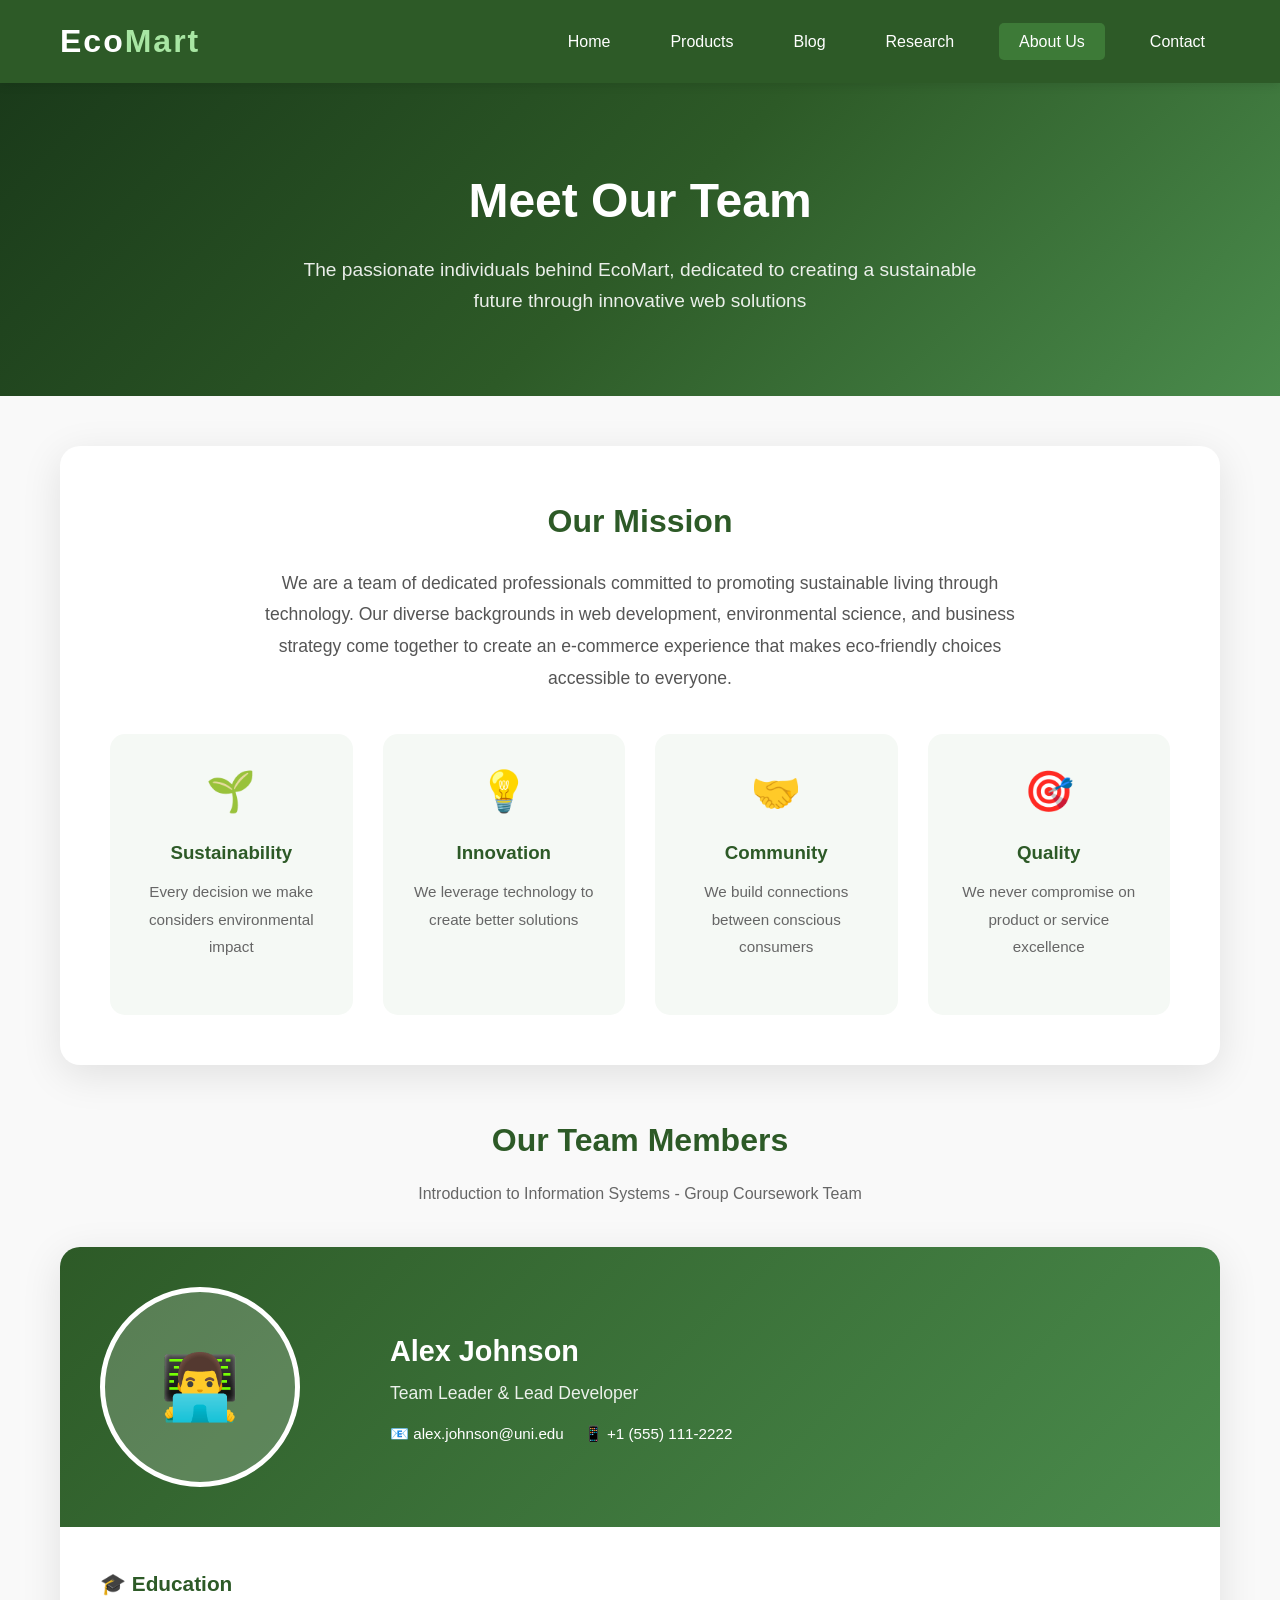
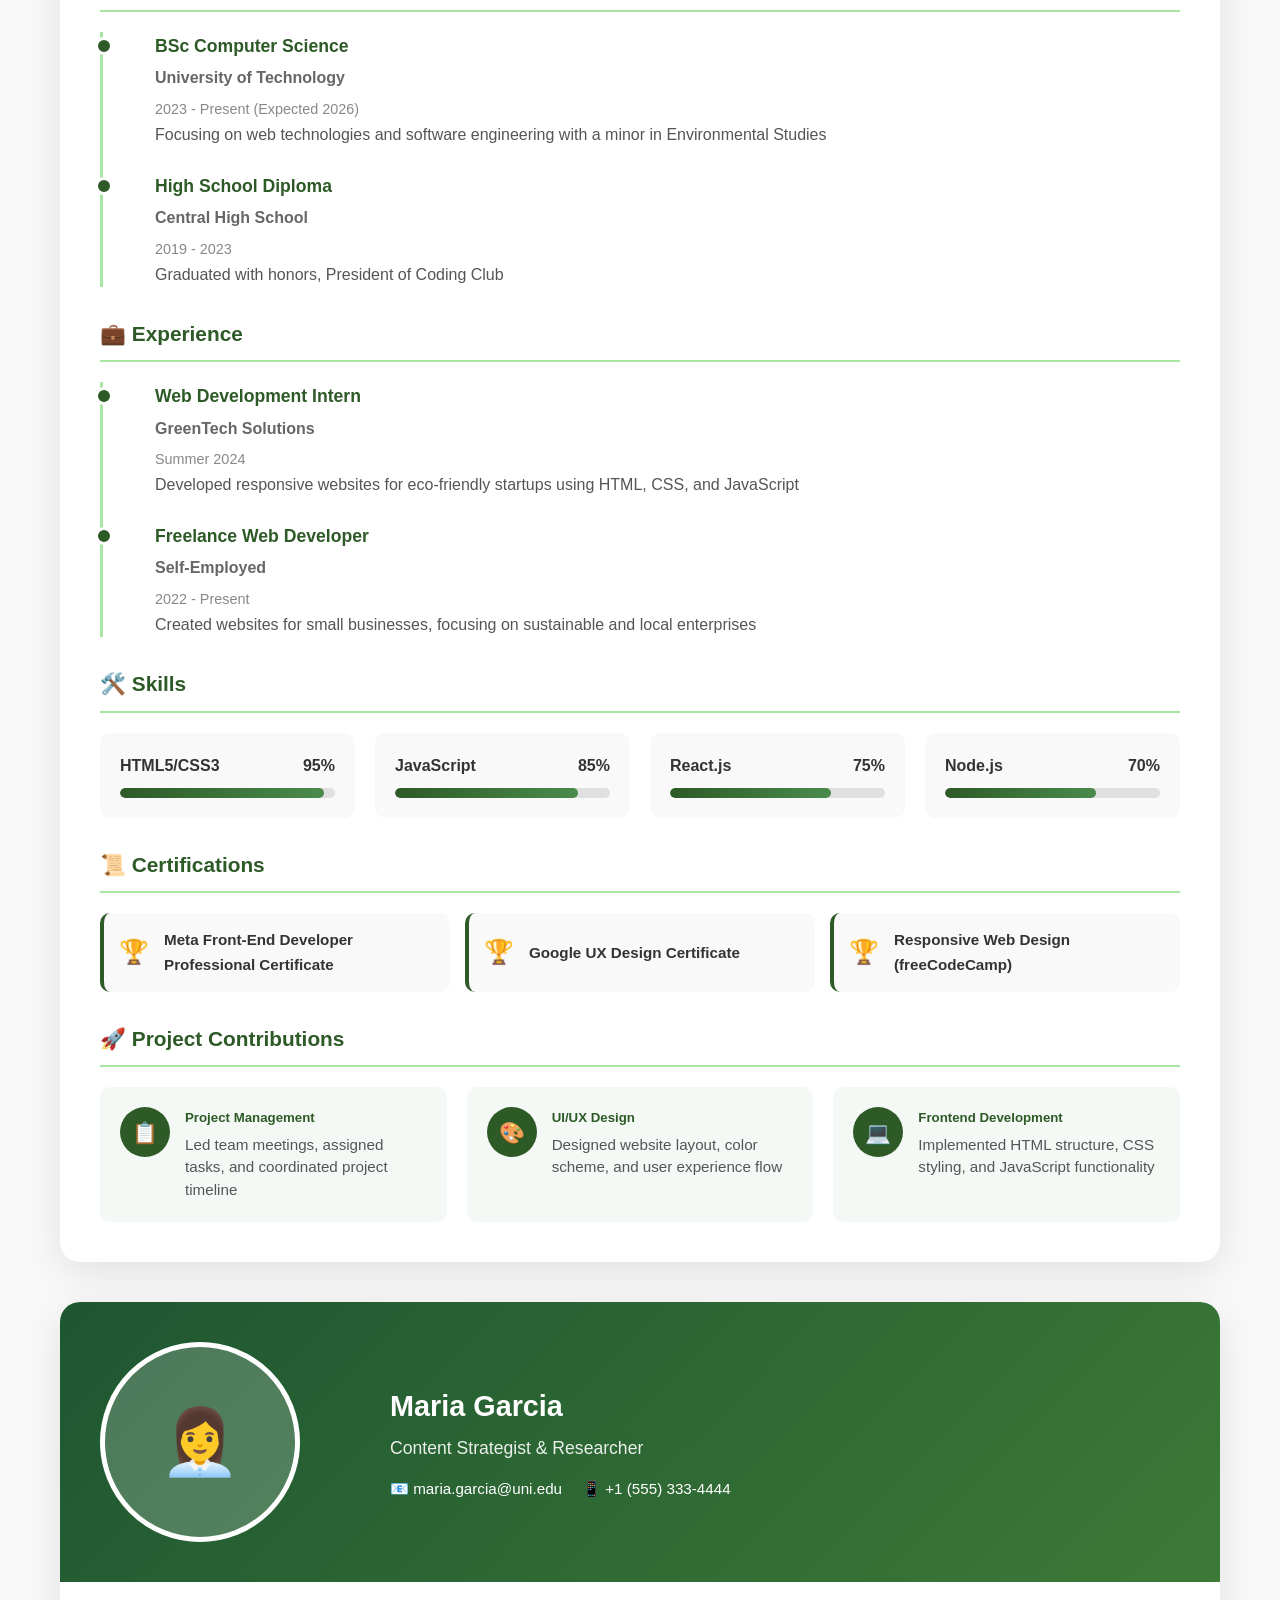
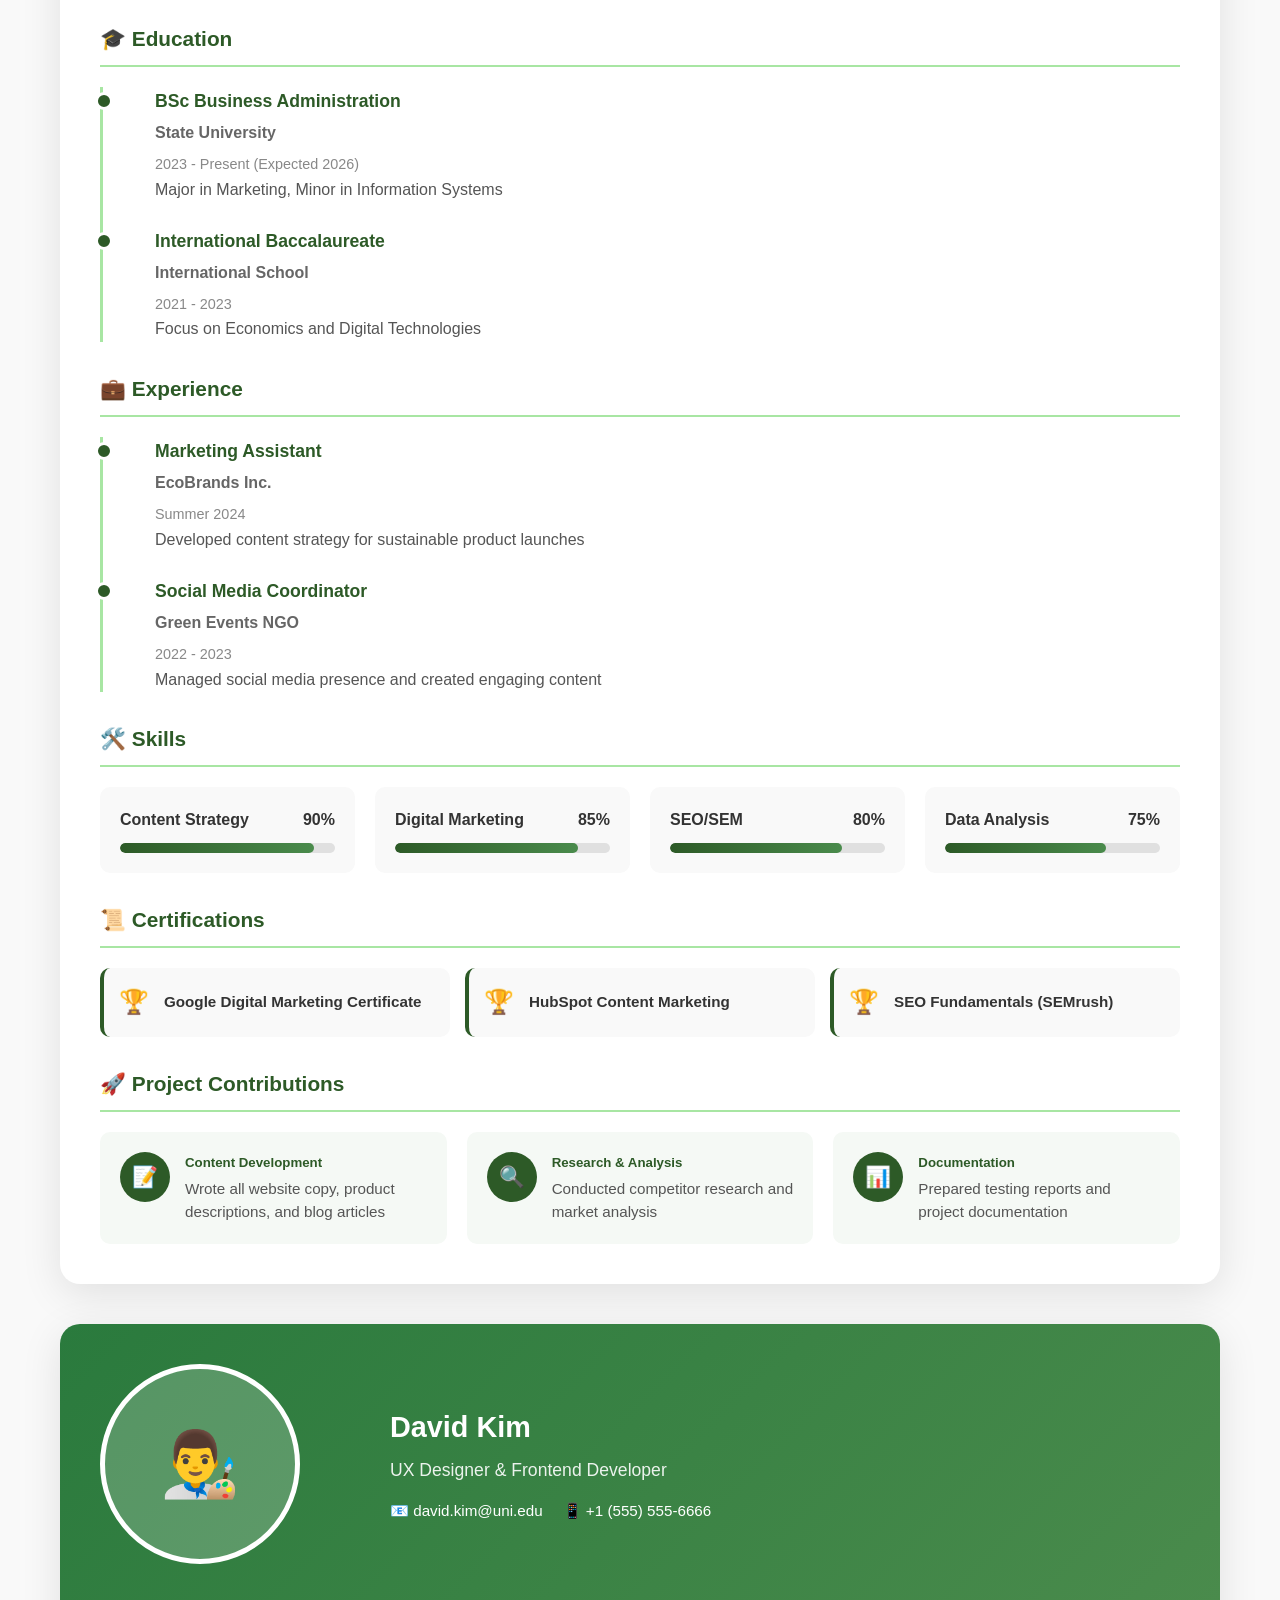
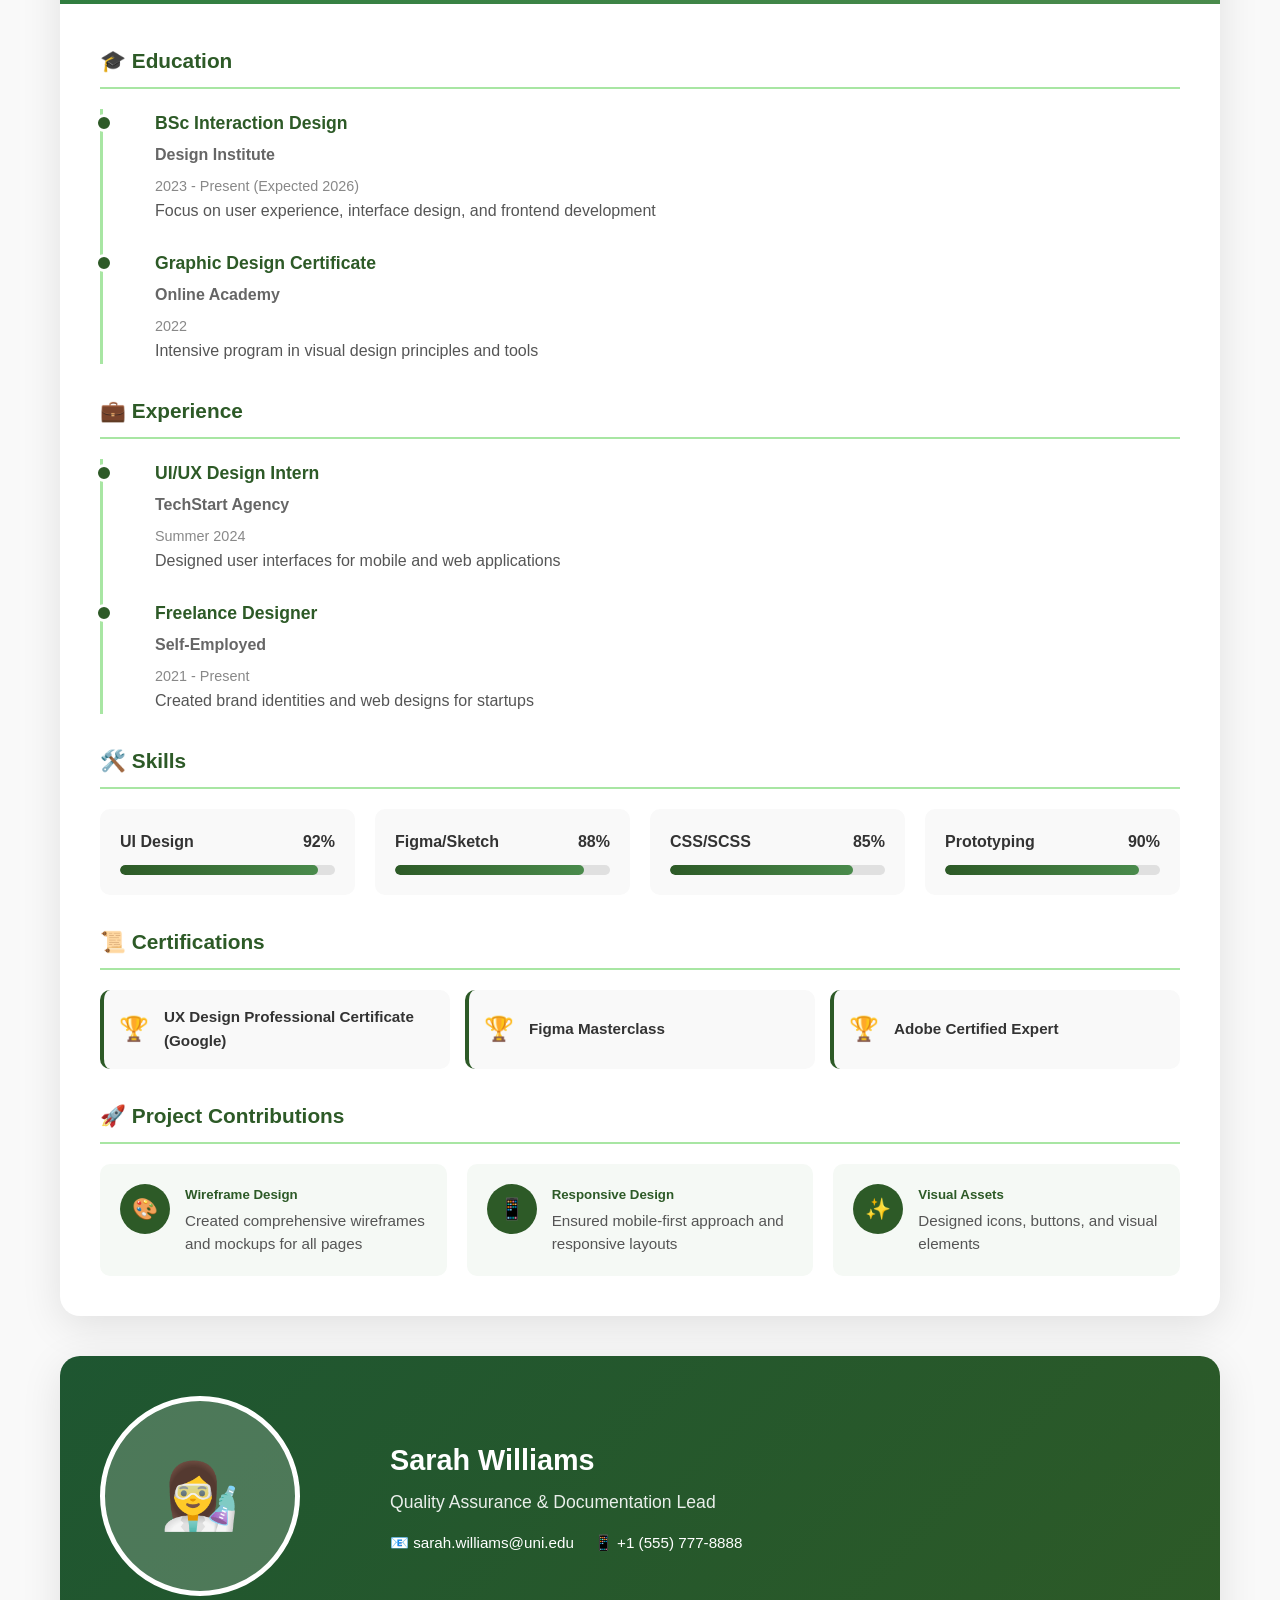
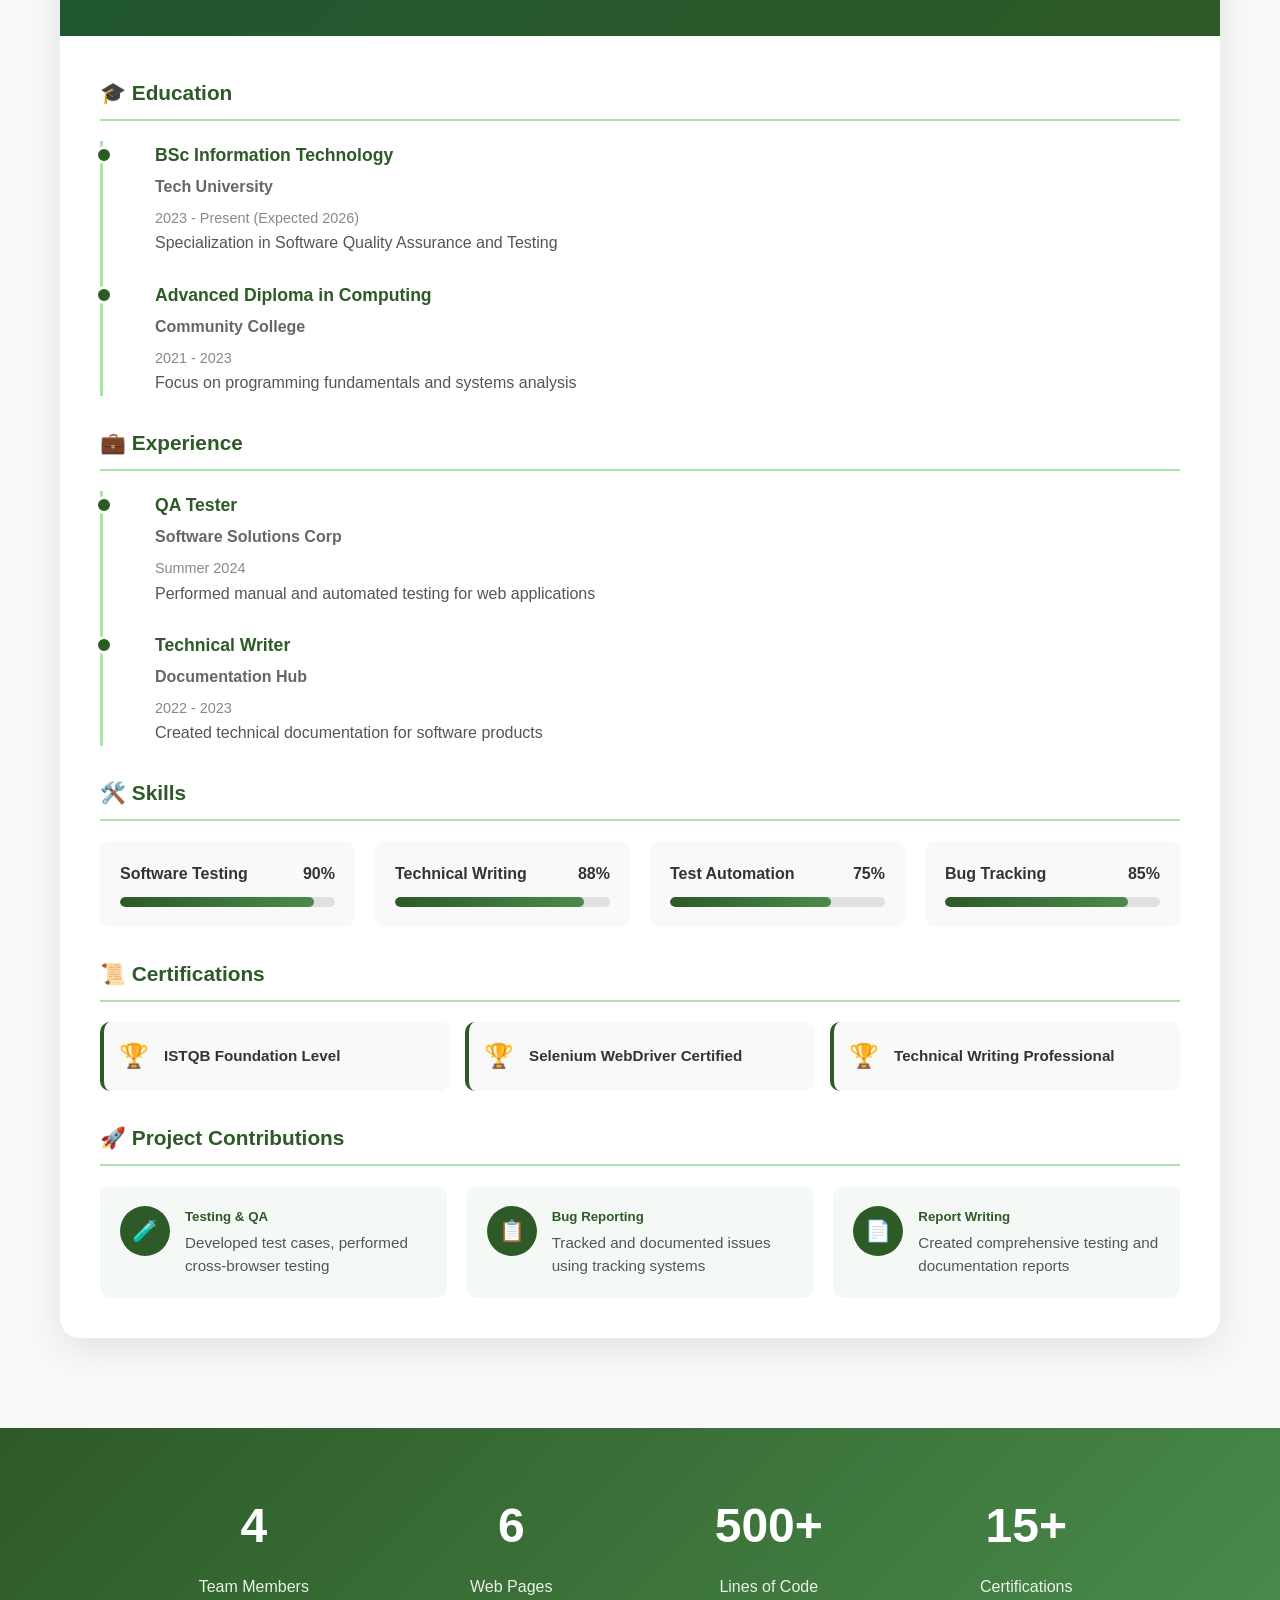
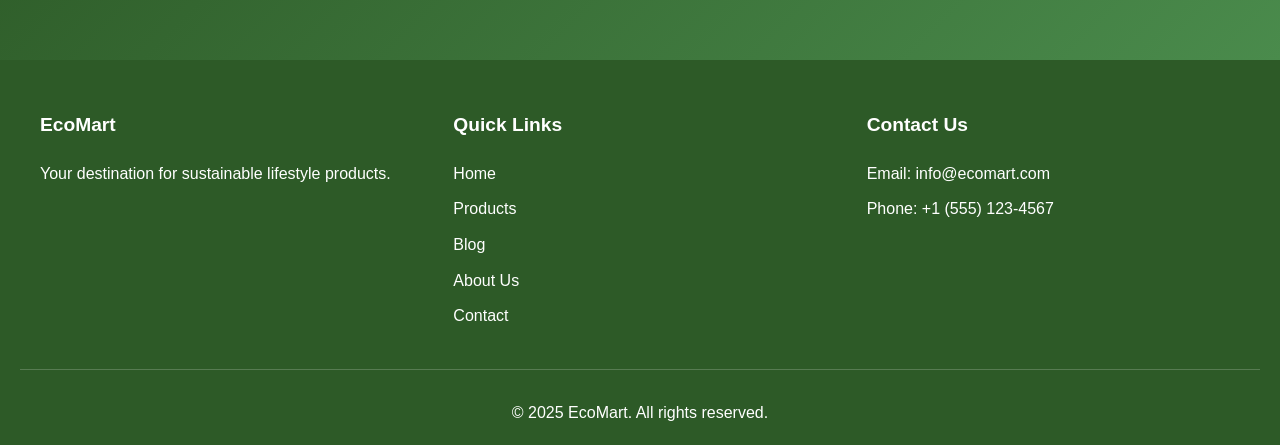
<file: html/about.html>
<!DOCTYPE html>
<html lang="en">
<head>
    <meta charset="UTF-8">
    <meta name="viewport" content="width=device-width, initial-scale=1.0">
    <meta name="description" content="Meet the EcoMart team - passionate professionals dedicated to sustainable living">
    <title>About Us - EcoMart Sustainable Lifestyle Store</title>
    <link rel="stylesheet" href="../css/external.css">
    <style>
        .page-header {
            background: linear-gradient(135deg, #1a3a1a 0%, #2d5a27 50%, #4a8b4c 100%);
            color: white;
            padding: 80px 20px;
            text-align: center;
        }
        .page-header h1 { font-size: 3rem; margin-bottom: 15px; }
        .page-header p { font-size: 1.2rem; opacity: 0.9; max-width: 700px; margin: 0 auto; }
        .about-content { max-width: 1200px; margin: 0 auto; padding: 50px 20px; }
        .mission-section {
            background: white;
            padding: 50px;
            border-radius: 20px;
            box-shadow: 0 10px 40px rgba(0,0,0,0.1);
            margin-bottom: 50px;
            text-align: center;
        }
        .mission-section h2 { color: #2d5a27; font-size: 2rem; margin-bottom: 20px; }
        .mission-section p { color: #555; line-height: 1.8; font-size: 1.1rem; max-width: 800px; margin: 0 auto 30px; }
        .mission-values {
            display: grid;
            grid-template-columns: repeat(auto-fit, minmax(200px, 1fr));
            gap: 30px;
            margin-top: 40px;
        }
        .value-item {
            padding: 25px;
            background: #f5f9f5;
            border-radius: 15px;
            text-align: center;
        }
        .value-icon { font-size: 2.5rem; margin-bottom: 15px; }
        .value-item h3 { color: #2d5a27; margin-bottom: 10px; }
        .value-item p { color: #666; font-size: 0.95rem; }
        .team-section h2 { color: #2d5a27; font-size: 2rem; text-align: center; margin-bottom: 15px; }
        .team-subtitle { text-align: center; color: #666; margin-bottom: 40px; }
        .team-member {
            background: white;
            border-radius: 20px;
            overflow: hidden;
            box-shadow: 0 10px 40px rgba(0,0,0,0.1);
            margin-bottom: 40px;
        }
        .member-header {
            display: grid;
            grid-template-columns: 250px 1fr;
            gap: 40px;
            padding: 40px;
            background: linear-gradient(135deg, #2d5a27 0%, #4a8b4c 100%);
            color: white;
        }
        .member-photo {
            width: 200px;
            height: 200px;
            border-radius: 50%;
            border: 5px solid white;
            display: flex;
            align-items: center;
            justify-content: center;
            font-size: 4rem;
            background: rgba(255,255,255,0.2);
        }
        .member-intro { display: flex; flex-direction: column; justify-content: center; }
        .member-intro h3 { font-size: 1.8rem; margin-bottom: 5px; }
        .member-role { font-size: 1.1rem; opacity: 0.9; margin-bottom: 15px; }
        .member-contact { display: flex; gap: 20px; font-size: 0.95rem; flex-wrap: wrap; }
        .member-contact span { display: flex; align-items: center; gap: 8px; }
        .member-body { padding: 40px; }
        .member-section { margin-bottom: 30px; }
        .member-section:last-child { margin-bottom: 0; }
        .member-section h4 {
            color: #2d5a27;
            font-size: 1.3rem;
            margin-bottom: 20px;
            padding-bottom: 10px;
            border-bottom: 2px solid #a8e6a3;
        }
        .skills-grid { display: grid; grid-template-columns: repeat(auto-fit, minmax(250px, 1fr)); gap: 20px; }
        .skill-item { background: #f9f9f9; padding: 20px; border-radius: 10px; }
        .skill-name { font-weight: 600; color: #333; margin-bottom: 10px; display: flex; justify-content: space-between; }
        .skill-bar { height: 10px; background: #e0e0e0; border-radius: 5px; overflow: hidden; }
        .skill-fill { height: 100%; background: linear-gradient(90deg, #2d5a27, #4a8b4c); border-radius: 5px; }
        .timeline { position: relative; padding-left: 30px; }
        .timeline::before {
            content: '';
            position: absolute;
            left: 0;
            top: 0;
            bottom: 0;
            width: 3px;
            background: #a8e6a3;
        }
        .timeline-item { position: relative; margin-bottom: 25px; padding-left: 25px; }
        .timeline-item::before {
            content: '';
            position: absolute;
            left: -35px;
            top: 5px;
            width: 12px;
            height: 12px;
            border-radius: 50%;
            background: #2d5a27;
            border: 3px solid white;
        }
        .timeline-item h5 { color: #2d5a27; font-size: 1.1rem; margin-bottom: 5px; }
        .timeline-item .institution { color: #666; font-weight: 600; margin-bottom: 5px; }
        .timeline-item .date { color: #888; font-size: 0.9rem; margin-bottom: 8px; }
        .timeline-item p { color: #555; line-height: 1.6; }
        .cert-grid { display: grid; grid-template-columns: repeat(auto-fit, minmax(200px, 1fr)); gap: 15px; }
        .cert-item { display: flex; align-items: center; gap: 15px; padding: 15px; background: #f9f9f9; border-radius: 10px; border-left: 4px solid #2d5a27; }
        .cert-icon { font-size: 1.5rem; }
        .cert-name { font-weight: 600; color: #333; font-size: 0.95rem; }
        .contribution-grid { display: grid; grid-template-columns: repeat(auto-fit, minmax(280px, 1fr)); gap: 20px; }
        .contribution-item { display: flex; gap: 15px; padding: 20px; background: #f5f9f5; border-radius: 10px; }
        .contribution-icon {
            width: 50px;
            height: 50px;
            background: #2d5a27;
            color: white;
            border-radius: 50%;
            display: flex;
            align-items: center;
            justify-content: center;
            font-size: 1.3rem;
            flex-shrink: 0;
        }
        .contribution-text h5 { color: #2d5a27; margin-bottom: 5px; }
        .contribution-text p { color: #555; font-size: 0.95rem; line-height: 1.5; }
        .stats-section {
            background: linear-gradient(135deg, #2d5a27 0%, #4a8b4c 100%);
            color: white;
            padding: 60px 20px;
        }
        .stats-grid { display: grid; grid-template-columns: repeat(auto-fit, minmax(200px, 1fr)); gap: 30px; max-width: 1000px; margin: 0 auto; text-align: center; }
        .stat-item h3 { font-size: 3rem; margin-bottom: 10px; }
        .stat-item p { opacity: 0.9; }
        @media (max-width: 768px) {
            .member-header { grid-template-columns: 1fr; text-align: center; }
            .member-photo { margin: 0 auto; }
            .member-contact { justify-content: center; }
        }
    </style>
</head>
<body>
    <header>
        <div class="header-container">
            <a href="index.html" class="logo">Eco<span>Mart</span></a>
            <nav>
                <ul>
                    <li><a href="index.html">Home</a></li>
                    <li><a href="products.html">Products</a></li>
                    <li><a href="blog.html">Blog</a></li>
                    <li><a href="research.html">Research</a></li>
                    <li><a href="about.html" style="background-color: #3d7a37; padding: 10px 20px; border-radius: 5px;">About Us</a></li>
                    <li><a href="contact.html">Contact</a></li>
                </ul>
            </nav>
        </div>
    </header>

    <section class="page-header">
        <h1>Meet Our Team</h1>
        <p>The passionate individuals behind EcoMart, dedicated to creating a sustainable future through innovative web solutions</p>
    </section>

    <div class="about-content">
        <div class="mission-section">
            <h2>Our Mission</h2>
            <p>We are a team of dedicated professionals committed to promoting sustainable living through technology. Our diverse backgrounds in web development, environmental science, and business strategy come together to create an e-commerce experience that makes eco-friendly choices accessible to everyone.</p>
            <div class="mission-values">
                <div class="value-item">
                    <div class="value-icon">🌱</div>
                    <h3>Sustainability</h3>
                    <p>Every decision we make considers environmental impact</p>
                </div>
                <div class="value-item">
                    <div class="value-icon">💡</div>
                    <h3>Innovation</h3>
                    <p>We leverage technology to create better solutions</p>
                </div>
                <div class="value-item">
                    <div class="value-icon">🤝</div>
                    <h3>Community</h3>
                    <p>We build connections between conscious consumers</p>
                </div>
                <div class="value-item">
                    <div class="value-icon">🎯</div>
                    <h3>Quality</h3>
                    <p>We never compromise on product or service excellence</p>
                </div>
            </div>
        </div>

        <div class="team-section">
            <h2>Our Team Members</h2>
            <p class="team-subtitle">Introduction to Information Systems - Group Coursework Team</p>

            <article class="team-member">
                <div class="member-header">
                    <div class="member-photo">👨‍💻</div>
                    <div class="member-intro">
                        <h3>Alex Johnson</h3>
                        <p class="member-role">Team Leader & Lead Developer</p>
                        <div class="member-contact">
                            <span>📧 alex.johnson@uni.edu</span>
                            <span>📱 +1 (555) 111-2222</span>
                        </div>
                    </div>
                </div>
                <div class="member-body">
                    <div class="member-section">
                        <h4>🎓 Education</h4>
                        <div class="timeline">
                            <div class="timeline-item">
                                <h5>BSc Computer Science</h5>
                                <p class="institution">University of Technology</p>
                                <span class="date">2023 - Present (Expected 2026)</span>
                                <p>Focusing on web technologies and software engineering with a minor in Environmental Studies</p>
                            </div>
                            <div class="timeline-item">
                                <h5>High School Diploma</h5>
                                <p class="institution">Central High School</p>
                                <span class="date">2019 - 2023</span>
                                <p>Graduated with honors, President of Coding Club</p>
                            </div>
                        </div>
                    </div>
                    <div class="member-section">
                        <h4>💼 Experience</h4>
                        <div class="timeline">
                            <div class="timeline-item">
                                <h5>Web Development Intern</h5>
                                <p class="institution">GreenTech Solutions</p>
                                <span class="date">Summer 2024</span>
                                <p>Developed responsive websites for eco-friendly startups using HTML, CSS, and JavaScript</p>
                            </div>
                            <div class="timeline-item">
                                <h5>Freelance Web Developer</h5>
                                <p class="institution">Self-Employed</p>
                                <span class="date">2022 - Present</span>
                                <p>Created websites for small businesses, focusing on sustainable and local enterprises</p>
                            </div>
                        </div>
                    </div>
                    <div class="member-section">
                        <h4>🛠️ Skills</h4>
                        <div class="skills-grid">
                            <div class="skill-item">
                                <div class="skill-name"><span>HTML5/CSS3</span><span>95%</span></div>
                                <div class="skill-bar"><div class="skill-fill" style="width: 95%;"></div></div>
                            </div>
                            <div class="skill-item">
                                <div class="skill-name"><span>JavaScript</span><span>85%</span></div>
                                <div class="skill-bar"><div class="skill-fill" style="width: 85%;"></div></div>
                            </div>
                            <div class="skill-item">
                                <div class="skill-name"><span>React.js</span><span>75%</span></div>
                                <div class="skill-bar"><div class="skill-fill" style="width: 75%;"></div></div>
                            </div>
                            <div class="skill-item">
                                <div class="skill-name"><span>Node.js</span><span>70%</span></div>
                                <div class="skill-bar"><div class="skill-fill" style="width: 70%;"></div></div>
                            </div>
                        </div>
                    </div>
                    <div class="member-section">
                        <h4>📜 Certifications</h4>
                        <div class="cert-grid">
                            <div class="cert-item"><span class="cert-icon">🏆</span><span class="cert-name">Meta Front-End Developer Professional Certificate</span></div>
                            <div class="cert-item"><span class="cert-icon">🏆</span><span class="cert-name">Google UX Design Certificate</span></div>
                            <div class="cert-item"><span class="cert-icon">🏆</span><span class="cert-name">Responsive Web Design (freeCodeCamp)</span></div>
                        </div>
                    </div>
                    <div class="member-section">
                        <h4>🚀 Project Contributions</h4>
                        <div class="contribution-grid">
                            <div class="contribution-item">
                                <div class="contribution-icon">📋</div>
                                <div class="contribution-text">
                                    <h5>Project Management</h5>
                                    <p>Led team meetings, assigned tasks, and coordinated project timeline</p>
                                </div>
                            </div>
                            <div class="contribution-item">
                                <div class="contribution-icon">🎨</div>
                                <div class="contribution-text">
                                    <h5>UI/UX Design</h5>
                                    <p>Designed website layout, color scheme, and user experience flow</p>
                                </div>
                            </div>
                            <div class="contribution-item">
                                <div class="contribution-icon">💻</div>
                                <div class="contribution-text">
                                    <h5>Frontend Development</h5>
                                    <p>Implemented HTML structure, CSS styling, and JavaScript functionality</p>
                                </div>
                            </div>
                        </div>
                    </div>
                </div>
            </article>

            <article class="team-member">
                <div class="member-header" style="background: linear-gradient(135deg, #1e5631 0%, #3d7a37 100%);">
                    <div class="member-photo">👩‍💼</div>
                    <div class="member-intro">
                        <h3>Maria Garcia</h3>
                        <p class="member-role">Content Strategist & Researcher</p>
                        <div class="member-contact">
                            <span>📧 maria.garcia@uni.edu</span>
                            <span>📱 +1 (555) 333-4444</span>
                        </div>
                    </div>
                </div>
                <div class="member-body">
                    <div class="member-section">
                        <h4>🎓 Education</h4>
                        <div class="timeline">
                            <div class="timeline-item">
                                <h5>BSc Business Administration</h5>
                                <p class="institution">State University</p>
                                <span class="date">2023 - Present (Expected 2026)</span>
                                <p>Major in Marketing, Minor in Information Systems</p>
                            </div>
                            <div class="timeline-item">
                                <h5>International Baccalaureate</h5>
                                <p class="institution">International School</p>
                                <span class="date">2021 - 2023</span>
                                <p>Focus on Economics and Digital Technologies</p>
                            </div>
                        </div>
                    </div>
                    <div class="member-section">
                        <h4>💼 Experience</h4>
                        <div class="timeline">
                            <div class="timeline-item">
                                <h5>Marketing Assistant</h5>
                                <p class="institution">EcoBrands Inc.</p>
                                <span class="date">Summer 2024</span>
                                <p>Developed content strategy for sustainable product launches</p>
                            </div>
                            <div class="timeline-item">
                                <h5>Social Media Coordinator</h5>
                                <p class="institution">Green Events NGO</p>
                                <span class="date">2022 - 2023</span>
                                <p>Managed social media presence and created engaging content</p>
                            </div>
                        </div>
                    </div>
                    <div class="member-section">
                        <h4>🛠️ Skills</h4>
                        <div class="skills-grid">
                            <div class="skill-item"><div class="skill-name"><span>Content Strategy</span><span>90%</span></div><div class="skill-bar"><div class="skill-fill" style="width: 90%;"></div></div></div>
                            <div class="skill-item"><div class="skill-name"><span>Digital Marketing</span><span>85%</span></div><div class="skill-bar"><div class="skill-fill" style="width: 85%;"></div></div></div>
                            <div class="skill-item"><div class="skill-name"><span>SEO/SEM</span><span>80%</span></div><div class="skill-bar"><div class="skill-fill" style="width: 80%;"></div></div></div>
                            <div class="skill-item"><div class="skill-name"><span>Data Analysis</span><span>75%</span></div><div class="skill-bar"><div class="skill-fill" style="width: 75%;"></div></div></div>
                        </div>
                    </div>
                    <div class="member-section">
                        <h4>📜 Certifications</h4>
                        <div class="cert-grid">
                            <div class="cert-item"><span class="cert-icon">🏆</span><span class="cert-name">Google Digital Marketing Certificate</span></div>
                            <div class="cert-item"><span class="cert-icon">🏆</span><span class="cert-name">HubSpot Content Marketing</span></div>
                            <div class="cert-item"><span class="cert-icon">🏆</span><span class="cert-name">SEO Fundamentals (SEMrush)</span></div>
                        </div>
                    </div>
                    <div class="member-section">
                        <h4>🚀 Project Contributions</h4>
                        <div class="contribution-grid">
                            <div class="contribution-item"><div class="contribution-icon">📝</div><div class="contribution-text"><h5>Content Development</h5><p>Wrote all website copy, product descriptions, and blog articles</p></div></div>
                            <div class="contribution-item"><div class="contribution-icon">🔍</div><div class="contribution-text"><h5>Research & Analysis</h5><p>Conducted competitor research and market analysis</p></div></div>
                            <div class="contribution-item"><div class="contribution-icon">📊</div><div class="contribution-text"><h5>Documentation</h5><p>Prepared testing reports and project documentation</p></div></div>
                        </div>
                    </div>
                </div>
            </article>

            <article class="team-member">
                <div class="member-header" style="background: linear-gradient(135deg, #2a7a3d 0%, #4a8b4c 100%);">
                    <div class="member-photo">👨‍🎨</div>
                    <div class="member-intro">
                        <h3>David Kim</h3>
                        <p class="member-role">UX Designer & Frontend Developer</p>
                        <div class="member-contact">
                            <span>📧 david.kim@uni.edu</span>
                            <span>📱 +1 (555) 555-6666</span>
                        </div>
                    </div>
                </div>
                <div class="member-body">
                    <div class="member-section">
                        <h4>🎓 Education</h4>
                        <div class="timeline">
                            <div class="timeline-item">
                                <h5>BSc Interaction Design</h5>
                                <p class="institution">Design Institute</p>
                                <span class="date">2023 - Present (Expected 2026)</span>
                                <p>Focus on user experience, interface design, and frontend development</p>
                            </div>
                            <div class="timeline-item">
                                <h5>Graphic Design Certificate</h5>
                                <p class="institution">Online Academy</p>
                                <span class="date">2022</span>
                                <p>Intensive program in visual design principles and tools</p>
                            </div>
                        </div>
                    </div>
                    <div class="member-section">
                        <h4>💼 Experience</h4>
                        <div class="timeline">
                            <div class="timeline-item">
                                <h5>UI/UX Design Intern</h5>
                                <p class="institution">TechStart Agency</p>
                                <span class="date">Summer 2024</span>
                                <p>Designed user interfaces for mobile and web applications</p>
                            </div>
                            <div class="timeline-item">
                                <h5>Freelance Designer</h5>
                                <p class="institution">Self-Employed</p>
                                <span class="date">2021 - Present</span>
                                <p>Created brand identities and web designs for startups</p>
                            </div>
                        </div>
                    </div>
                    <div class="member-section">
                        <h4>🛠️ Skills</h4>
                        <div class="skills-grid">
                            <div class="skill-item"><div class="skill-name"><span>UI Design</span><span>92%</span></div><div class="skill-bar"><div class="skill-fill" style="width: 92%;"></div></div></div>
                            <div class="skill-item"><div class="skill-name"><span>Figma/Sketch</span><span>88%</span></div><div class="skill-bar"><div class="skill-fill" style="width: 88%;"></div></div></div>
                            <div class="skill-item"><div class="skill-name"><span>CSS/SCSS</span><span>85%</span></div><div class="skill-bar"><div class="skill-fill" style="width: 85%;"></div></div></div>
                            <div class="skill-item"><div class="skill-name"><span>Prototyping</span><span>90%</span></div><div class="skill-bar"><div class="skill-fill" style="width: 90%;"></div></div></div>
                        </div>
                    </div>
                    <div class="member-section">
                        <h4>📜 Certifications</h4>
                        <div class="cert-grid">
                            <div class="cert-item"><span class="cert-icon">🏆</span><span class="cert-name">UX Design Professional Certificate (Google)</span></div>
                            <div class="cert-item"><span class="cert-icon">🏆</span><span class="cert-name">Figma Masterclass</span></div>
                            <div class="cert-item"><span class="cert-icon">🏆</span><span class="cert-name">Adobe Certified Expert</span></div>
                        </div>
                    </div>
                    <div class="member-section">
                        <h4>🚀 Project Contributions</h4>
                        <div class="contribution-grid">
                            <div class="contribution-item"><div class="contribution-icon">🎨</div><div class="contribution-text"><h5>Wireframe Design</h5><p>Created comprehensive wireframes and mockups for all pages</p></div></div>
                            <div class="contribution-item"><div class="contribution-icon">📱</div><div class="contribution-text"><h5>Responsive Design</h5><p>Ensured mobile-first approach and responsive layouts</p></div></div>
                            <div class="contribution-item"><div class="contribution-icon">✨</div><div class="contribution-text"><h5>Visual Assets</h5><p>Designed icons, buttons, and visual elements</p></div></div>
                        </div>
                    </div>
                </div>
            </article>

            <article class="team-member">
                <div class="member-header" style="background: linear-gradient(135deg, #1e5631 0%, #2d5a27 100%);">
                    <div class="member-photo">👩‍🔬</div>
                    <div class="member-intro">
                        <h3>Sarah Williams</h3>
                        <p class="member-role">Quality Assurance & Documentation Lead</p>
                        <div class="member-contact">
                            <span>📧 sarah.williams@uni.edu</span>
                            <span>📱 +1 (555) 777-8888</span>
                        </div>
                    </div>
                </div>
                <div class="member-body">
                    <div class="member-section">
                        <h4>🎓 Education</h4>
                        <div class="timeline">
                            <div class="timeline-item">
                                <h5>BSc Information Technology</h5>
                                <p class="institution">Tech University</p>
                                <span class="date">2023 - Present (Expected 2026)</span>
                                <p>Specialization in Software Quality Assurance and Testing</p>
                            </div>
                            <div class="timeline-item">
                                <h5>Advanced Diploma in Computing</h5>
                                <p class="institution">Community College</p>
                                <span class="date">2021 - 2023</span>
                                <p>Focus on programming fundamentals and systems analysis</p>
                            </div>
                        </div>
                    </div>
                    <div class="member-section">
                        <h4>💼 Experience</h4>
                        <div class="timeline">
                            <div class="timeline-item">
                                <h5>QA Tester</h5>
                                <p class="institution">Software Solutions Corp</p>
                                <span class="date">Summer 2024</span>
                                <p>Performed manual and automated testing for web applications</p>
                            </div>
                            <div class="timeline-item">
                                <h5>Technical Writer</h5>
                                <p class="institution">Documentation Hub</p>
                                <span class="date">2022 - 2023</span>
                                <p>Created technical documentation for software products</p>
                            </div>
                        </div>
                    </div>
                    <div class="member-section">
                        <h4>🛠️ Skills</h4>
                        <div class="skills-grid">
                            <div class="skill-item"><div class="skill-name"><span>Software Testing</span><span>90%</span></div><div class="skill-bar"><div class="skill-fill" style="width: 90%;"></div></div></div>
                            <div class="skill-item"><div class="skill-name"><span>Technical Writing</span><span>88%</span></div><div class="skill-bar"><div class="skill-fill" style="width: 88%;"></div></div></div>
                            <div class="skill-item"><div class="skill-name"><span>Test Automation</span><span>75%</span></div><div class="skill-bar"><div class="skill-fill" style="width: 75%;"></div></div></div>
                            <div class="skill-item"><div class="skill-name"><span>Bug Tracking</span><span>85%</span></div><div class="skill-bar"><div class="skill-fill" style="width: 85%;"></div></div></div>
                        </div>
                    </div>
                    <div class="member-section">
                        <h4>📜 Certifications</h4>
                        <div class="cert-grid">
                            <div class="cert-item"><span class="cert-icon">🏆</span><span class="cert-name">ISTQB Foundation Level</span></div>
                            <div class="cert-item"><span class="cert-icon">🏆</span><span class="cert-name">Selenium WebDriver Certified</span></div>
                            <div class="cert-item"><span class="cert-icon">🏆</span><span class="cert-name">Technical Writing Professional</span></div>
                        </div>
                    </div>
                    <div class="member-section">
                        <h4>🚀 Project Contributions</h4>
                        <div class="contribution-grid">
                            <div class="contribution-item"><div class="contribution-icon">🧪</div><div class="contribution-text"><h5>Testing & QA</h5><p>Developed test cases, performed cross-browser testing</p></div></div>
                            <div class="contribution-item"><div class="contribution-icon">📋</div><div class="contribution-text"><h5>Bug Reporting</h5><p>Tracked and documented issues using tracking systems</p></div></div>
                            <div class="contribution-item"><div class="contribution-icon">📄</div><div class="contribution-text"><h5>Report Writing</h5><p>Created comprehensive testing and documentation reports</p></div></div>
                        </div>
                    </div>
                </div>
            </article>
        </div>
    </div>

    <section class="stats-section">
        <div class="stats-grid">
            <div class="stat-item"><h3>4</h3><p>Team Members</p></div>
            <div class="stat-item"><h3>6</h3><p>Web Pages</p></div>
            <div class="stat-item"><h3>500+</h3><p>Lines of Code</p></div>
            <div class="stat-item"><h3>15+</h3><p>Certifications</p></div>
        </div>
    </section>

    <footer>
        <div class="footer-container">
            <div class="footer-section">
                <h4>EcoMart</h4>
                <p>Your destination for sustainable lifestyle products.</p>
            </div>
            <div class="footer-section">
                <h4>Quick Links</h4>
                <ul>
                    <li><a href="index.html">Home</a></li>
                    <li><a href="products.html">Products</a></li>
                    <li><a href="blog.html">Blog</a></li>
                    <li><a href="about.html">About Us</a></li>
                    <li><a href="contact.html">Contact</a></li>
                </ul>
            </div>
            <div class="footer-section">
                <h4>Contact Us</h4>
                <ul>
                    <li>Email: info@ecomart.com</li>
                    <li>Phone: +1 (555) 123-4567</li>
                </ul>
            </div>
        </div>
        <div class="footer-bottom">
            <p>&copy; 2025 EcoMart. All rights reserved.</p>
        </div>
    </footer>
    <script src="../js/main.js" defer></script>
</body>
</html>
</file>
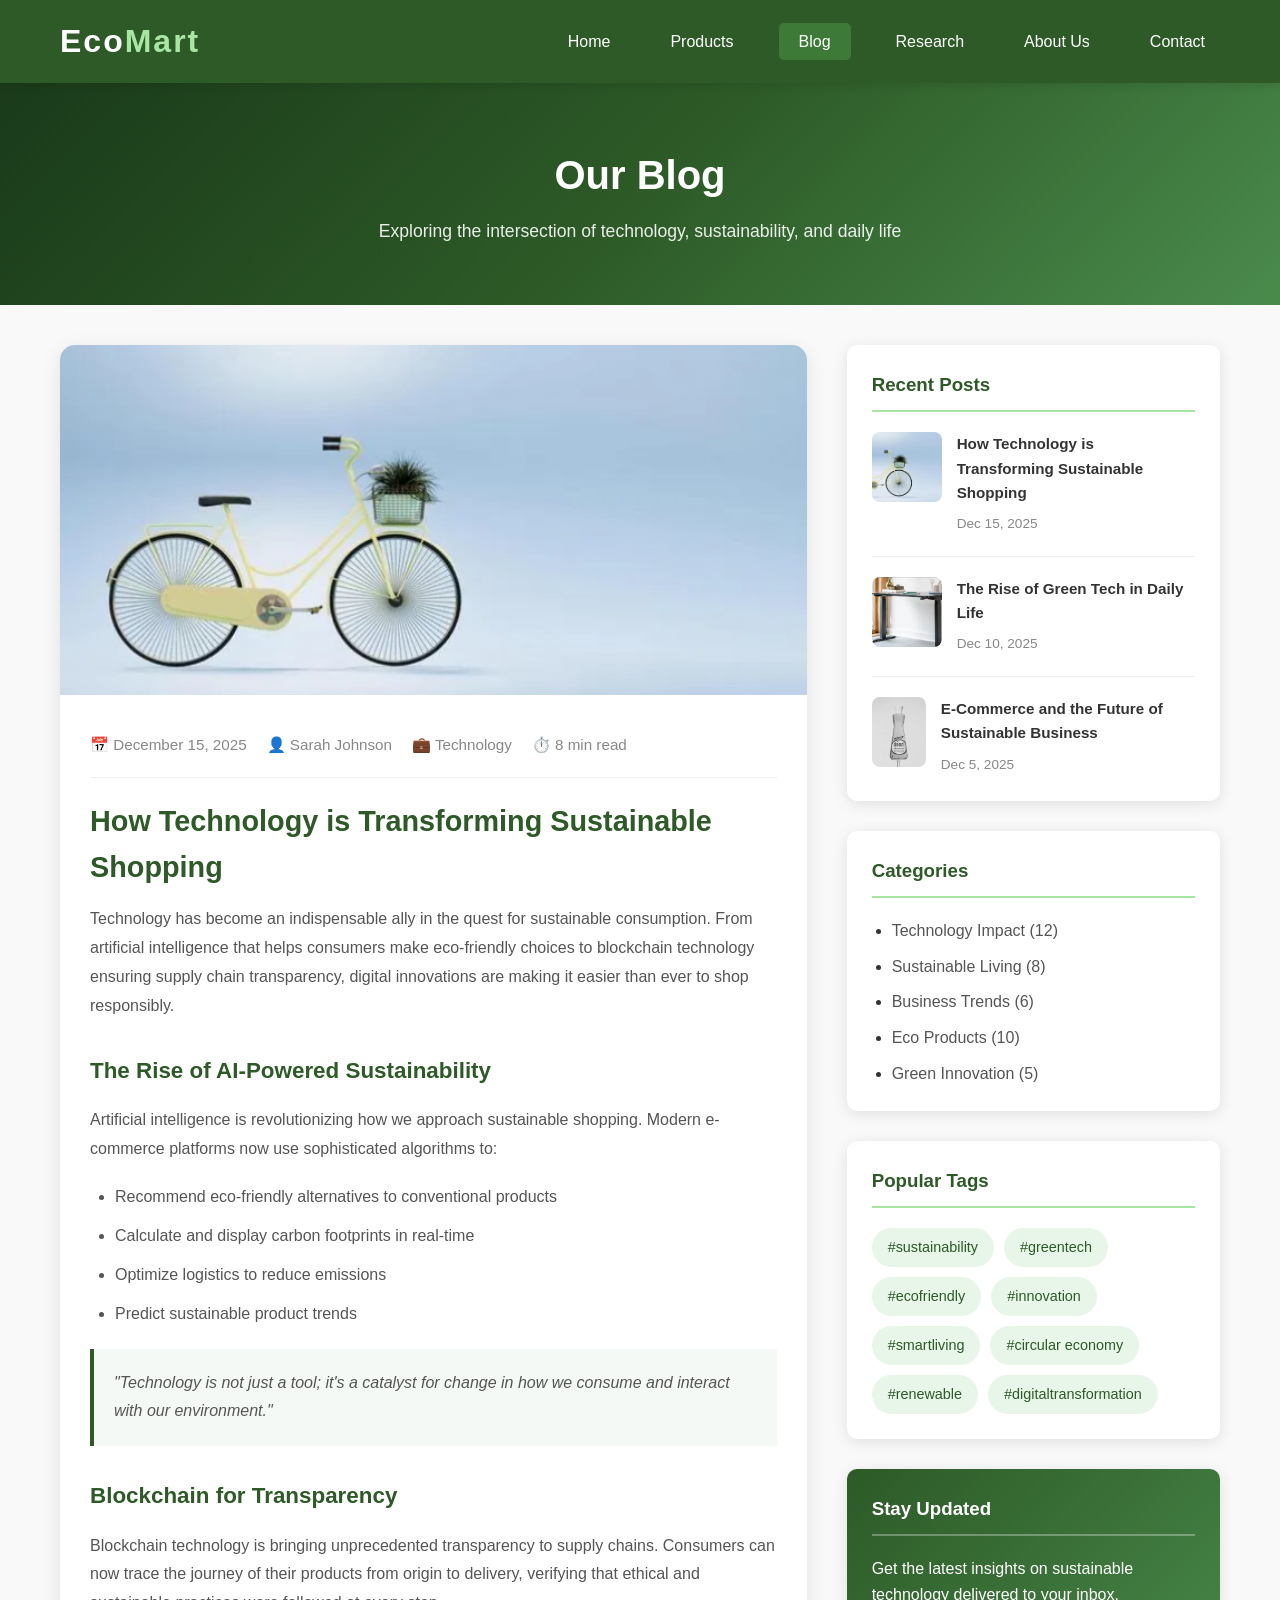
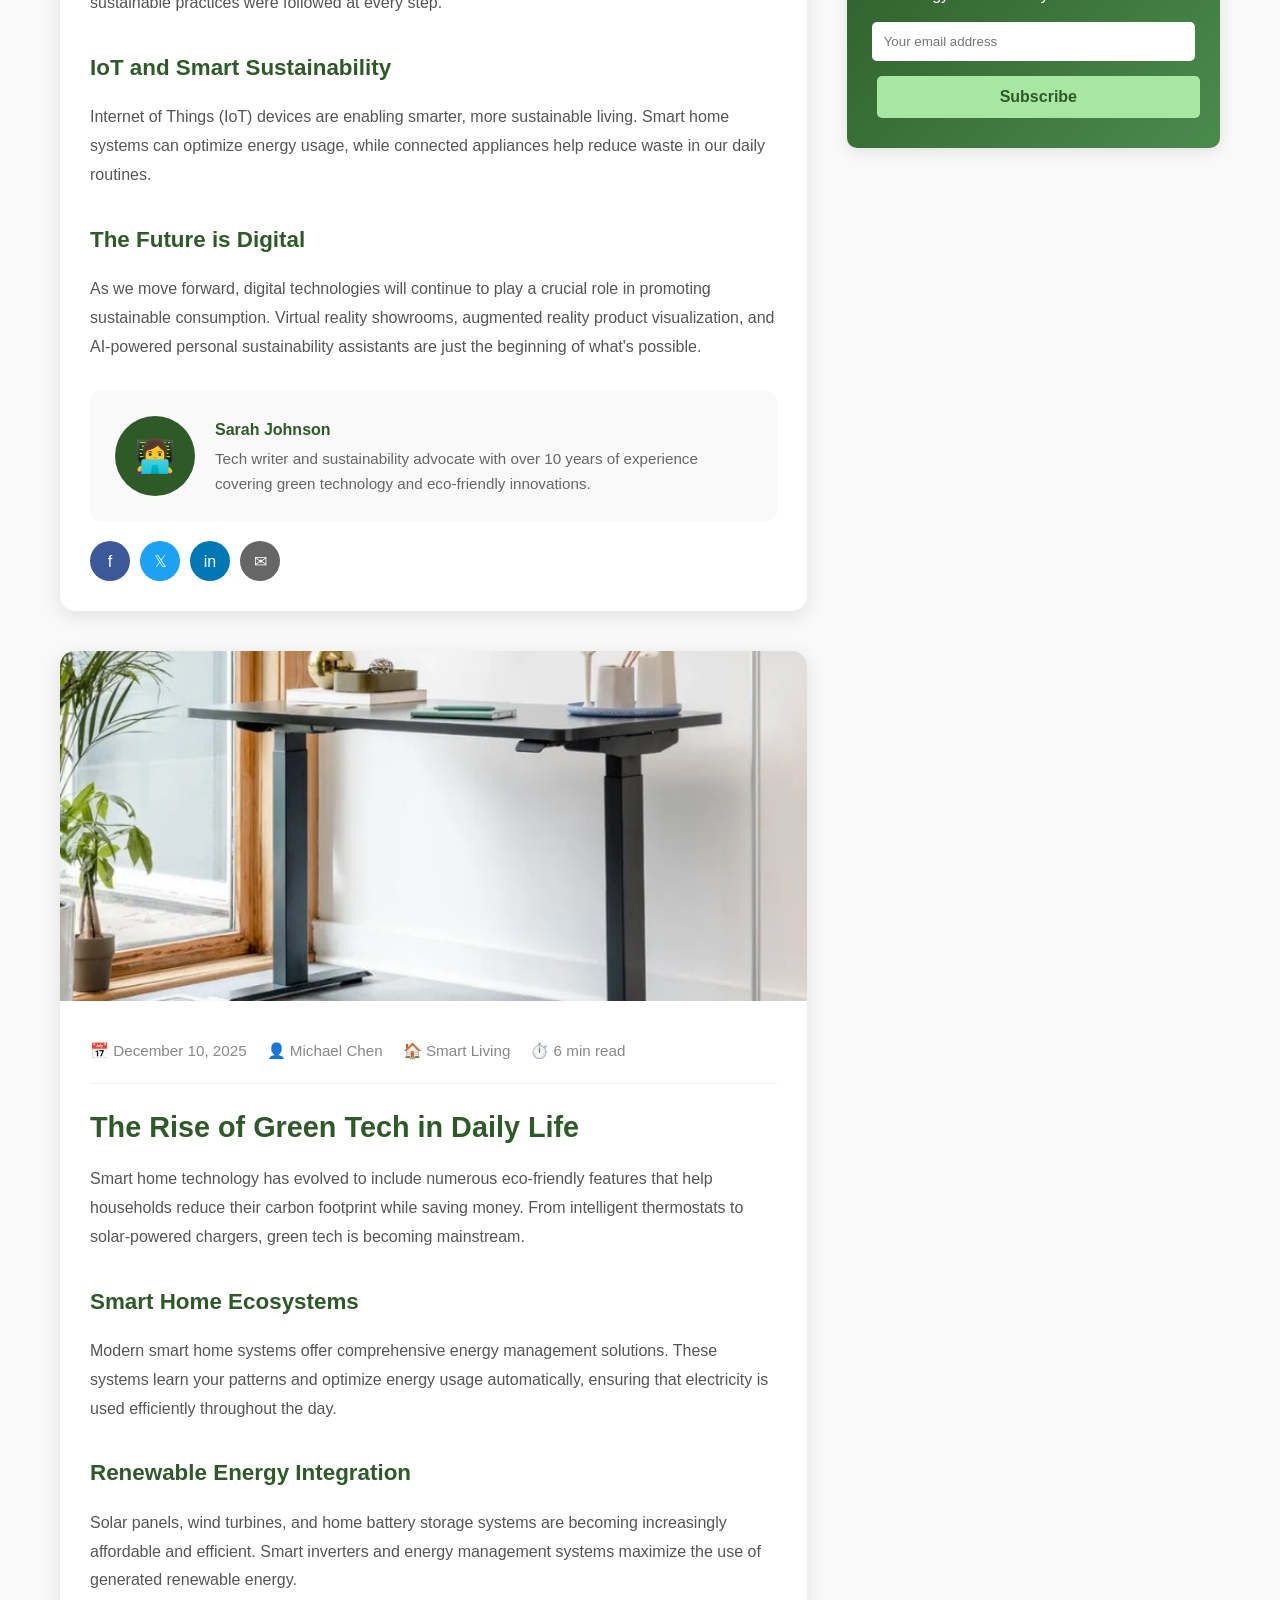
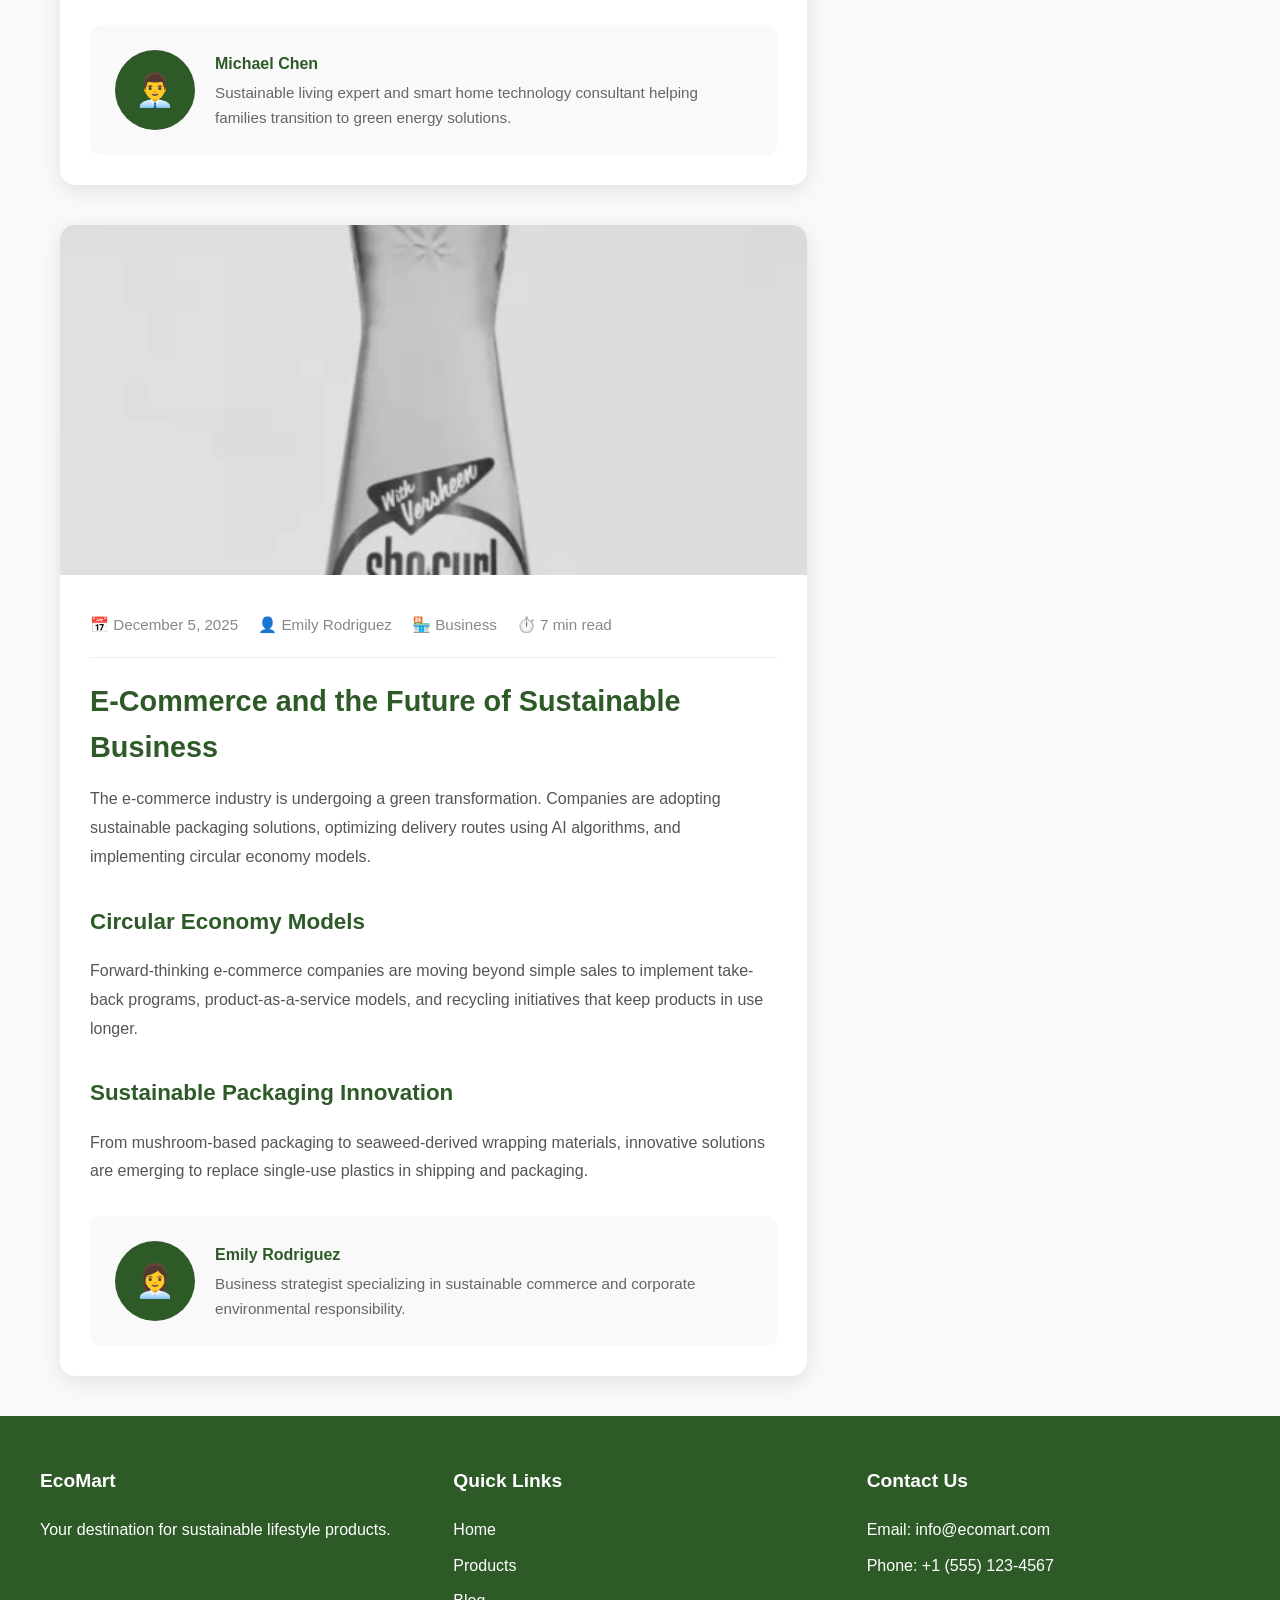
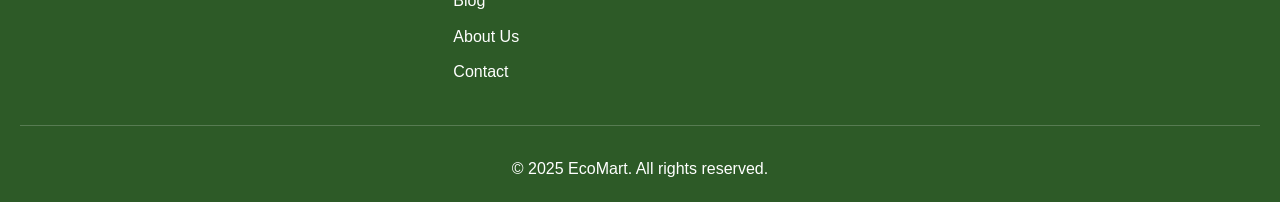
<file: html/blog.html>
<!DOCTYPE html>
<!--
 =============================================================================
 ECOMART BLOG PAGE - EcoMart E-Commerce Website
 =============================================================================
 
 PAGE DESCRIPTION:
 This page features articles about how technology affects daily life and business,
 with focus on sustainable technology, e-commerce innovations, and green tech.

 BLOG TOPICS COVERED:
 1. Technology's role in sustainable shopping
 2. Green tech innovations in daily life
 3. The future of sustainable e-commerce
 4. Digital transformation in eco-friendly business

 WHY INLINE CSS IS USED:
 -----------------------
 1. Article-specific typography and spacing
 2. Reading progress bar styling
 3. Social share buttons styling
 4. Author card styling

 =============================================================================
 -->
<html lang="en">
<head>
    <meta charset="UTF-8">
    <meta name="viewport" content="width=device-width, initial-scale=1.0">
    <meta name="description" content="Read our blog about sustainable technology, eco-friendly innovations, and how technology is shaping a greener future">
    <meta name="keywords" content="sustainable technology, green tech, eco-friendly business, technology impact, digital sustainability">
    <meta name="author" content="EcoMart Development Team">
    
    <title>Blog - EcoMart Sustainable Lifestyle Store</title>
    
    <link rel="stylesheet" href="../css/external.css">
    
    <style>
        /* Blog page header */
        .page-header {
            background: linear-gradient(135deg, #1a3a1a 0%, #2d5a27 50%, #4a8b4c 100%);
            color: white;
            padding: 60px 20px;
            text-align: center;
        }
        
        .page-header h1 {
            font-size: 2.5rem;
            margin-bottom: 10px;
        }
        
        .page-header p {
            font-size: 1.1rem;
            opacity: 0.9;
        }
        
        /* Blog layout */
        .blog-layout {
            display: grid;
            grid-template-columns: 2fr 1fr;
            gap: 40px;
            max-width: 1200px;
            margin: 0 auto;
            padding: 40px 20px;
        }
        
        /* Main blog content */
        .blog-main {
            display: flex;
            flex-direction: column;
            gap: 40px;
        }
        
        /* Blog post single */
        .blog-post-full {
            background: white;
            border-radius: 15px;
            overflow: hidden;
            box-shadow: 0 5px 20px rgba(0,0,0,0.1);
        }
        
        .blog-post-full img {
            width: 100%;
            height: 350px;
            object-fit: cover;
        }
        
        .blog-post-content {
            padding: 30px;
        }
        
        .blog-post-content h2 {
            color: #2d5a27;
            font-size: 1.8rem;
            margin-bottom: 15px;
        }
        
        .blog-meta {
            display: flex;
            gap: 20px;
            color: #888;
            font-size: 0.95rem;
            margin-bottom: 20px;
            padding-bottom: 20px;
            border-bottom: 1px solid #eee;
        }
        
        .blog-meta span {
            display: flex;
            align-items: center;
            gap: 5px;
        }
        
        .blog-body {
            line-height: 1.8;
            color: #555;
        }
        
        .blog-body p {
            margin-bottom: 20px;
        }
        
        .blog-body h3 {
            color: #2d5a27;
            margin: 30px 0 15px;
            font-size: 1.4rem;
        }
        
        .blog-body ul {
            padding-left: 25px;
            margin-bottom: 20px;
        }
        
        .blog-body ul li {
            list-style: disc;
            margin-bottom: 10px;
        }
        
        .blog-body blockquote {
            border-left: 4px solid #2d5a27;
            padding: 20px;
            background: #f5f9f5;
            margin: 20px 0;
            font-style: italic;
        }
        
        /* Author bio */
        .author-bio {
            display: flex;
            align-items: center;
            gap: 20px;
            padding: 25px;
            background: #f9f9f9;
            border-radius: 10px;
            margin-top: 30px;
        }
        
        .author-avatar {
            width: 80px;
            height: 80px;
            border-radius: 50%;
            background: #2d5a27;
            display: flex;
            align-items: center;
            justify-content: center;
            color: white;
            font-size: 2rem;
            flex-shrink: 0;
        }
        
        .author-info h4 {
            color: #2d5a27;
            margin-bottom: 5px;
        }
        
        .author-info p {
            color: #666;
            font-size: 0.95rem;
        }
        
        /* Sidebar */
        .blog-sidebar {
            display: flex;
            flex-direction: column;
            gap: 30px;
        }
        
        .sidebar-widget {
            background: white;
            padding: 25px;
            border-radius: 10px;
            box-shadow: 0 3px 15px rgba(0,0,0,0.1);
        }
        
        .sidebar-widget h3 {
            color: #2d5a27;
            margin-bottom: 20px;
            padding-bottom: 10px;
            border-bottom: 2px solid #a8e6a3;
        }
        
        .recent-post-item {
            display: flex;
            gap: 15px;
            margin-bottom: 20px;
            padding-bottom: 20px;
            border-bottom: 1px solid #eee;
        }
        
        .recent-post-item:last-child {
            margin-bottom: 0;
            padding-bottom: 0;
            border-bottom: none;
        }
        
        .recent-post-item img {
            width: 70px;
            height: 70px;
            border-radius: 8px;
            object-fit: cover;
        }
        
        .recent-post-item h4 {
            color: #333;
            font-size: 0.95rem;
            margin-bottom: 5px;
            cursor: pointer;
            transition: color 0.3s ease;
        }
        
        .recent-post-item h4:hover {
            color: #2d5a27;
        }
        
        .recent-post-item span {
            color: #888;
            font-size: 0.85rem;
        }
        
        /* Tags */
        .tags-container {
            display: flex;
            flex-wrap: wrap;
            gap: 10px;
        }
        
        .tag {
            padding: 8px 16px;
            background: #e8f5e9;
            color: #2d5a27;
            border-radius: 20px;
            font-size: 0.9rem;
            cursor: pointer;
            transition: all 0.3s ease;
        }
        
        .tag:hover {
            background: #2d5a27;
            color: white;
        }
        
        /* Newsletter widget */
        .newsletter-widget {
            background: linear-gradient(135deg, #2d5a27 0%, #4a8b4c 100%);
            color: white;
        }
        
        .newsletter-widget h3 {
            color: white;
            border-bottom-color: rgba(255,255,255,0.3);
        }
        
        .newsletter-widget input {
            width: 100%;
            padding: 12px;
            border: none;
            border-radius: 5px;
            margin-bottom: 10px;
        }
        
        .newsletter-widget button {
            width: 100%;
        }
        
        /* Social share */
        .social-share {
            display: flex;
            gap: 10px;
            margin-top: 20px;
        }
        
        .share-btn {
            width: 40px;
            height: 40px;
            border-radius: 50%;
            display: flex;
            align-items: center;
            justify-content: center;
            color: white;
            cursor: pointer;
            transition: transform 0.3s ease;
        }
        
        .share-btn:hover {
            transform: scale(1.1);
        }
        
        .share-facebook { background: #3b5998; }
        .share-twitter { background: #1da1f2; }
        .share-linkedin { background: #0077b5; }
        .share-email { background: #666; }
        
        /* Related posts */
        .related-posts {
            margin-top: 40px;
        }
        
        .related-posts h3 {
            color: #2d5a27;
            margin-bottom: 25px;
        }
        
        .related-grid {
            display: grid;
            grid-template-columns: repeat(auto-fit, minmax(250px, 1fr));
            gap: 25px;
        }
        
        .related-card {
            background: white;
            border-radius: 10px;
            overflow: hidden;
            box-shadow: 0 3px 15px rgba(0,0,0,0.1);
            cursor: pointer;
            transition: transform 0.3s ease;
        }
        
        .related-card:hover {
            transform: translateY(-5px);
        }
        
        .related-card img {
            width: 100%;
            height: 150px;
            object-fit: cover;
        }
        
        .related-card-content {
            padding: 20px;
        }
        
        .related-card-content h4 {
            color: #333;
            margin-bottom: 10px;
        }
        
        .related-card-content span {
            color: #888;
            font-size: 0.9rem;
        }
        
        /* Responsive */
        @media (max-width: 992px) {
            .blog-layout {
                grid-template-columns: 1fr;
            }
            
            .blog-sidebar {
                flex-direction: row;
                flex-wrap: wrap;
            }
            
            .sidebar-widget {
                flex: 1;
                min-width: 280px;
            }
        }
    </style>
</head>
<body>
    <!-- Header -->
    <header>
        <div class="header-container">
            <a href="index.html" class="logo">Eco<span>Mart</span></a>
            <nav>
                <ul>
                    <li><a href="index.html">Home</a></li>
                    <li><a href="products.html">Products</a></li>
                    <li><a href="blog.html" style="background-color: #3d7a37; padding: 10px 20px; border-radius: 5px;">Blog</a></li>
                    <li><a href="research.html">Research</a></li>
                    <li><a href="about.html">About Us</a></li>
                    <li><a href="contact.html">Contact</a></li>
                </ul>
            </nav>
        </div>
    </header>

    <!-- Page Header -->
    <section class="page-header">
        <h1>Our Blog</h1>
        <p>Exploring the intersection of technology, sustainability, and daily life</p>
    </section>

    <!-- Blog Layout -->
    <div class="blog-layout">
        <!-- Main Content -->
        <div class="blog-main">
            <!-- Featured Blog Post -->
            <article class="blog-post-full">
                <img src="../img/Bicycle.png" alt="Sustainable Technology">
                <div class="blog-post-content">
                    <div class="blog-meta">
                        <span>📅 December 15, 2025</span>
                        <span>👤 Sarah Johnson</span>
                        <span>💼 Technology</span>
                        <span>⏱️ 8 min read</span>
                    </div>
                    <h2>How Technology is Transforming Sustainable Shopping</h2>
                    
                    <div class="blog-body">
                        <p>Technology has become an indispensable ally in the quest for sustainable consumption. From artificial intelligence that helps consumers make eco-friendly choices to blockchain technology ensuring supply chain transparency, digital innovations are making it easier than ever to shop responsibly.</p>
                        
                        <h3>The Rise of AI-Powered Sustainability</h3>
                        <p>Artificial intelligence is revolutionizing how we approach sustainable shopping. Modern e-commerce platforms now use sophisticated algorithms to:</p>
                        <ul>
                            <li>Recommend eco-friendly alternatives to conventional products</li>
                            <li>Calculate and display carbon footprints in real-time</li>
                            <li>Optimize logistics to reduce emissions</li>
                            <li>Predict sustainable product trends</li>
                        </ul>
                        
                        <blockquote>
                            "Technology is not just a tool; it's a catalyst for change in how we consume and interact with our environment."
                        </blockquote>
                        
                        <h3>Blockchain for Transparency</h3>
                        <p>Blockchain technology is bringing unprecedented transparency to supply chains. Consumers can now trace the journey of their products from origin to delivery, verifying that ethical and sustainable practices were followed at every step.</p>
                        
                        <h3>IoT and Smart Sustainability</h3>
                        <p>Internet of Things (IoT) devices are enabling smarter, more sustainable living. Smart home systems can optimize energy usage, while connected appliances help reduce waste in our daily routines.</p>
                        
                        <h3>The Future is Digital</h3>
                        <p>As we move forward, digital technologies will continue to play a crucial role in promoting sustainable consumption. Virtual reality showrooms, augmented reality product visualization, and AI-powered personal sustainability assistants are just the beginning of what's possible.</p>
                    </div>
                    
                    <!-- Author Bio -->
                    <div class="author-bio">
                        <div class="author-avatar">👩‍💻</div>
                        <div class="author-info">
                            <h4>Sarah Johnson</h4>
                            <p>Tech writer and sustainability advocate with over 10 years of experience covering green technology and eco-friendly innovations.</p>
                        </div>
                    </div>
                    
                    <!-- Social Share -->
                    <div class="social-share">
                        <div class="share-btn share-facebook">f</div>
                        <div class="share-btn share-twitter">𝕏</div>
                        <div class="share-btn share-linkedin">in</div>
                        <div class="share-btn share-email">✉</div>
                    </div>
                </div>
            </article>
            
            <!-- Second Blog Post -->
            <article class="blog-post-full">
                <img src="../img/desk.png" alt="Green Tech in Daily Life">
                <div class="blog-post-content">
                    <div class="blog-meta">
                        <span>📅 December 10, 2025</span>
                        <span>👤 Michael Chen</span>
                        <span>🏠 Smart Living</span>
                        <span>⏱️ 6 min read</span>
                    </div>
                    <h2>The Rise of Green Tech in Daily Life</h2>
                    
                    <div class="blog-body">
                        <p>Smart home technology has evolved to include numerous eco-friendly features that help households reduce their carbon footprint while saving money. From intelligent thermostats to solar-powered chargers, green tech is becoming mainstream.</p>
                        
                        <h3>Smart Home Ecosystems</h3>
                        <p>Modern smart home systems offer comprehensive energy management solutions. These systems learn your patterns and optimize energy usage automatically, ensuring that electricity is used efficiently throughout the day.</p>
                        
                        <h3>Renewable Energy Integration</h3>
                        <p>Solar panels, wind turbines, and home battery storage systems are becoming increasingly affordable and efficient. Smart inverters and energy management systems maximize the use of generated renewable energy.</p>
                    </div>
                    
                    <div class="author-bio">
                        <div class="author-avatar">👨‍💼</div>
                        <div class="author-info">
                            <h4>Michael Chen</h4>
                            <p>Sustainable living expert and smart home technology consultant helping families transition to green energy solutions.</p>
                        </div>
                    </div>
                </div>
            </article>
            
            <!-- Third Blog Post -->
            <article class="blog-post-full">
                <img src="../img/shampoo.png" alt="E-Commerce Future">
                <div class="blog-post-content">
                    <div class="blog-meta">
                        <span>📅 December 5, 2025</span>
                        <span>👤 Emily Rodriguez</span>
                        <span>🏪 Business</span>
                        <span>⏱️ 7 min read</span>
                    </div>
                    <h2>E-Commerce and the Future of Sustainable Business</h2>
                    
                    <div class="blog-body">
                        <p>The e-commerce industry is undergoing a green transformation. Companies are adopting sustainable packaging solutions, optimizing delivery routes using AI algorithms, and implementing circular economy models.</p>
                        
                        <h3>Circular Economy Models</h3>
                        <p>Forward-thinking e-commerce companies are moving beyond simple sales to implement take-back programs, product-as-a-service models, and recycling initiatives that keep products in use longer.</p>
                        
                        <h3>Sustainable Packaging Innovation</h3>
                        <p>From mushroom-based packaging to seaweed-derived wrapping materials, innovative solutions are emerging to replace single-use plastics in shipping and packaging.</p>
                    </div>
                    
                    <div class="author-bio">
                        <div class="author-avatar">👩‍💼</div>
                        <div class="author-info">
                            <h4>Emily Rodriguez</h4>
                            <p>Business strategist specializing in sustainable commerce and corporate environmental responsibility.</p>
                        </div>
                    </div>
                </div>
            </article>
        </div>
        
        <!-- Sidebar -->
        <aside class="blog-sidebar">
            <!-- Recent Posts Widget -->
            <div class="sidebar-widget">
                <h3>Recent Posts</h3>
                <div class="recent-post-item">
                    <img src="../img/Bicycle.png" alt="Sustainable Shopping">
                    <div>
                        <h4>How Technology is Transforming Sustainable Shopping</h4>
                        <span>Dec 15, 2025</span>
                    </div>
                </div>
                <div class="recent-post-item">
                    <img src="../img/desk.png" alt="Green Tech">
                    <div>
                        <h4>The Rise of Green Tech in Daily Life</h4>
                        <span>Dec 10, 2025</span>
                    </div>
                </div>
                <div class="recent-post-item">
                    <img src="../img/shampoo.png" alt="E-Commerce">
                    <div>
                        <h4>E-Commerce and the Future of Sustainable Business</h4>
                        <span>Dec 5, 2025</span>
                    </div>
                </div>
            </div>
            
            <!-- Categories Widget -->
            <div class="sidebar-widget">
                <h3>Categories</h3>
                <ul style="padding-left: 20px;">
                    <li style="margin-bottom: 10px; list-style: disc;"><a href="#" style="color: #555;">Technology Impact (12)</a></li>
                    <li style="margin-bottom: 10px; list-style: disc;"><a href="#" style="color: #555;">Sustainable Living (8)</a></li>
                    <li style="margin-bottom: 10px; list-style: disc;"><a href="#" style="color: #555;">Business Trends (6)</a></li>
                    <li style="margin-bottom: 10px; list-style: disc;"><a href="#" style="color: #555;">Eco Products (10)</a></li>
                    <li style="list-style: disc;"><a href="#" style="color: #555;">Green Innovation (5)</a></li>
                </ul>
            </div>
            
            <!-- Tags Widget -->
            <div class="sidebar-widget">
                <h3>Popular Tags</h3>
                <div class="tags-container">
                    <span class="tag">#sustainability</span>
                    <span class="tag">#greentech</span>
                    <span class="tag">#ecofriendly</span>
                    <span class="tag">#innovation</span>
                    <span class="tag">#smartliving</span>
                    <span class="tag">#circular economy</span>
                    <span class="tag">#renewable</span>
                    <span class="tag">#digitaltransformation</span>
                </div>
            </div>
            
            <!-- Newsletter Widget -->
            <div class="sidebar-widget newsletter-widget">
                <h3>Stay Updated</h3>
                <p style="margin-bottom: 15px;">Get the latest insights on sustainable technology delivered to your inbox.</p>
                <input type="email" placeholder="Your email address">
                <button class="btn btn-primary" onclick="showNotification('Thanks for subscribing!', 'success')">Subscribe</button>
            </div>
        </aside>
    </div>

    <!-- Footer -->
    <footer>
        <div class="footer-container">
            <div class="footer-section">
                <h4>EcoMart</h4>
                <p>Your destination for sustainable lifestyle products.</p>
            </div>
            <div class="footer-section">
                <h4>Quick Links</h4>
                <ul>
                    <li><a href="index.html">Home</a></li>
                    <li><a href="products.html">Products</a></li>
                    <li><a href="blog.html">Blog</a></li>
                    <li><a href="about.html">About Us</a></li>
                    <li><a href="contact.html">Contact</a></li>
                </ul>
            </div>
            <div class="footer-section">
                <h4>Contact Us</h4>
                <ul>
                    <li>Email: info@ecomart.com</li>
                    <li>Phone: +1 (555) 123-4567</li>
                </ul>
            </div>
        </div>
        <div class="footer-bottom">
            <p>&copy; 2025 EcoMart. All rights reserved.</p>
        </div>
    </footer>

    <!-- Blog Modal -->
    <div id="blogModal" class="modal">
        <div class="modal-content" style="max-width: 700px;">
            <span class="modal-close" onclick="closeModal('blogModal')">&times;</span>
            <div id="modalBody"></div>
        </div>
    </div>

    <script src="../js/main.js" defer></script>
</body>
</html>
</file>
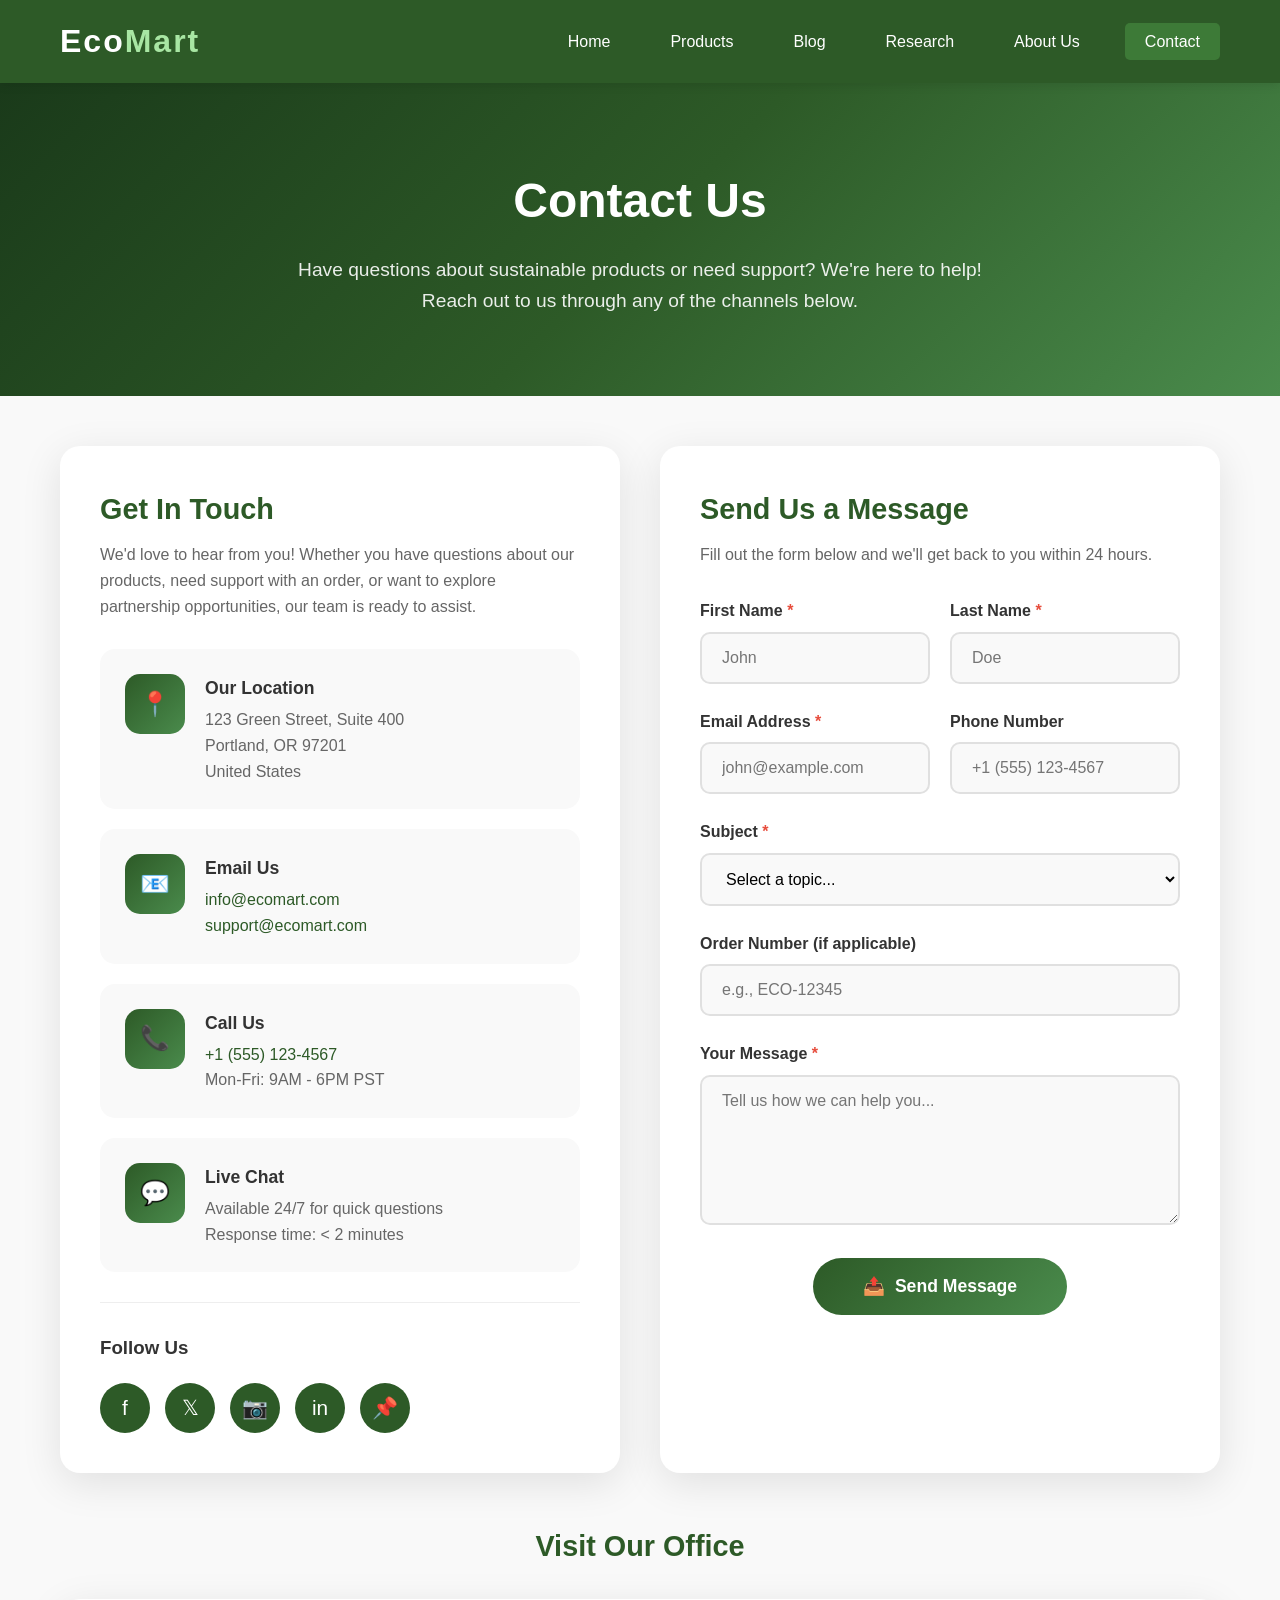
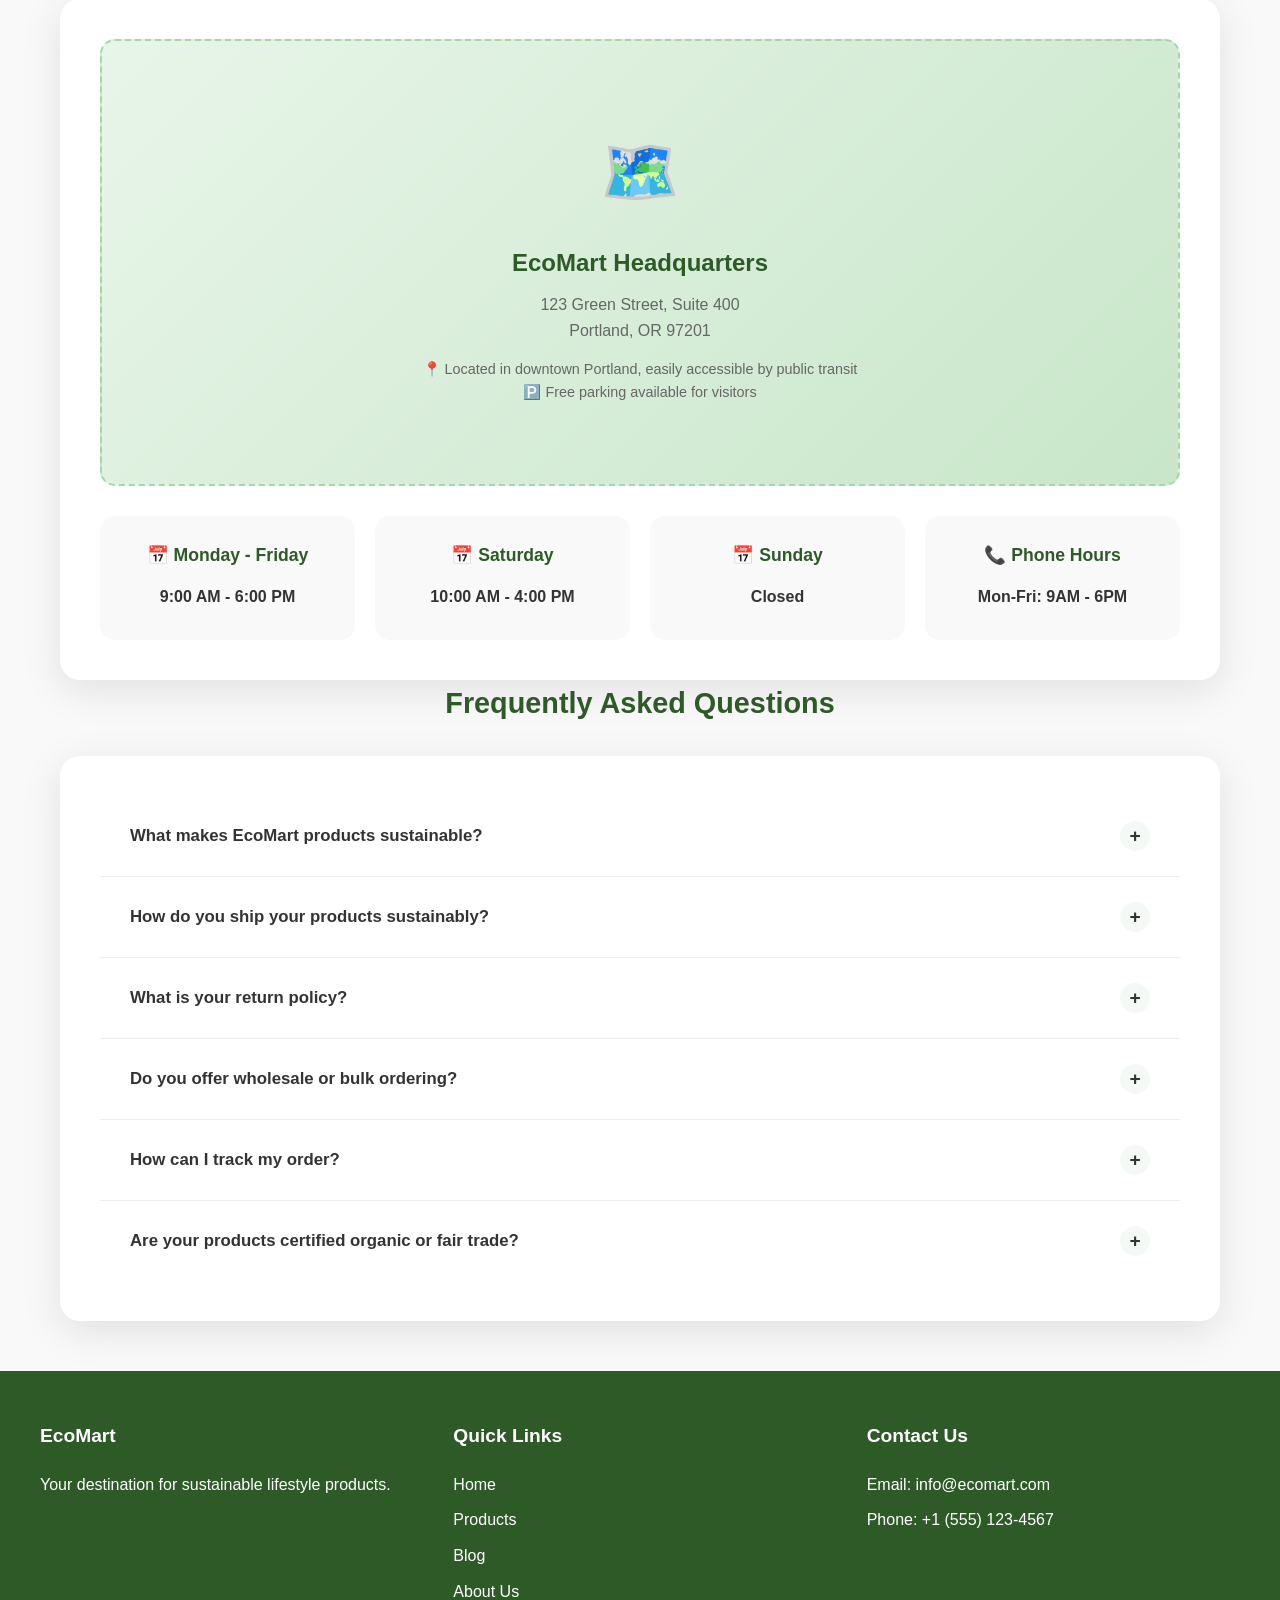
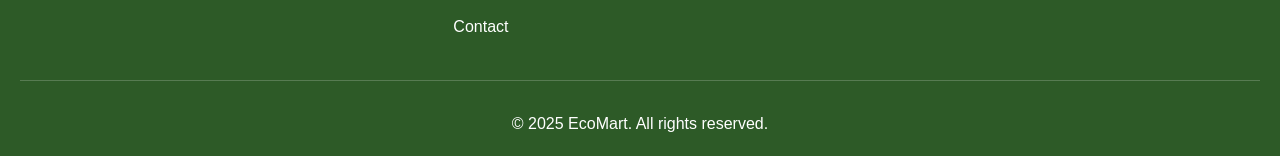
<file: html/contact.html>
<!DOCTYPE html>
<html lang="en">
<head>
    <meta charset="UTF-8">
    <meta name="viewport" content="width=device-width, initial-scale=1.0">
    <meta name="description" content="Contact EcoMart - Get in touch for questions, support, or partnership opportunities">
    <title>Contact Us - EcoMart Sustainable Lifestyle Store</title>
    <link rel="stylesheet" href="../css/external.css">
    <style>
        .page-header {
            background: linear-gradient(135deg, #1a3a1a 0%, #2d5a27 50%, #4a8b4c 100%);
            color: white;
            padding: 80px 20px;
            text-align: center;
        }
        .page-header h1 { font-size: 3rem; margin-bottom: 15px; }
        .page-header p { font-size: 1.2rem; opacity: 0.9; max-width: 700px; margin: 0 auto; }
        .contact-content { max-width: 1200px; margin: 0 auto; padding: 50px 20px; }
        .contact-grid { display: grid; grid-template-columns: 1fr 1fr; gap: 40px; margin-bottom: 50px; }
        .contact-info, .contact-form-container {
            background: white;
            border-radius: 20px;
            padding: 40px;
            box-shadow: 0 10px 40px rgba(0,0,0,0.1);
        }
        .contact-info h2, .contact-form-container h2 { color: #2d5a27; font-size: 1.8rem; margin-bottom: 10px; }
        .contact-info > p, .contact-form-container > p { color: #666; margin-bottom: 30px; }
        .info-cards { display: flex; flex-direction: column; gap: 20px; }
        .info-card { display: flex; align-items: flex-start; gap: 20px; padding: 25px; background: #f9f9f9; border-radius: 15px; transition: all 0.3s ease; }
        .info-card:hover { background: #f5f9f5; transform: translateX(10px); }
        .info-icon { width: 60px; height: 60px; background: linear-gradient(135deg, #2d5a27 0%, #4a8b4c 100%); color: white; border-radius: 15px; display: flex; align-items: center; justify-content: center; font-size: 1.5rem; flex-shrink: 0; }
        .info-text h3 { color: #333; font-size: 1.1rem; margin-bottom: 5px; }
        .info-text p { color: #666; line-height: 1.6; }
        .info-text a { color: #2d5a27; text-decoration: none; }
        .info-text a:hover { text-decoration: underline; }
        .social-section { margin-top: 30px; padding-top: 30px; border-top: 1px solid #eee; }
        .social-section h3 { color: #333; margin-bottom: 20px; }
        .social-links { display: flex; gap: 15px; }
        .social-link { width: 50px; height: 50px; background: #2d5a27; color: white; border-radius: 50%; display: flex; align-items: center; justify-content: center; font-size: 1.3rem; text-decoration: none; transition: all 0.3s ease; }
        .social-link:hover { background: #1a3a1a; transform: translateY(-5px); }
        .form-group { margin-bottom: 25px; }
        .form-group label { display: block; margin-bottom: 8px; font-weight: 600; color: #333; }
        .form-group label .required { color: #e74c3c; }
        .form-group input, .form-group select, .form-group textarea { width: 100%; padding: 15px 20px; border: 2px solid #e0e0e0; border-radius: 10px; font-size: 1rem; font-family: inherit; transition: all 0.3s ease; background: #f9f9f9; }
        .form-group input:focus, .form-group select:focus, .form-group textarea:focus { outline: none; border-color: #2d5a27; background: white; box-shadow: 0 0 0 4px rgba(45, 90, 39, 0.1); }
        .form-group textarea { resize: vertical; min-height: 150px; }
        .form-row { display: grid; grid-template-columns: 1fr 1fr; gap: 20px; }
        .form-submit { text-align: center; }
        .submit-btn { background: linear-gradient(135deg, #2d5a27 0%, #4a8b4c 100%); color: white; border: none; padding: 18px 50px; font-size: 1.1rem; font-weight: 600; border-radius: 50px; cursor: pointer; transition: all 0.3s ease; display: inline-flex; align-items: center; gap: 10px; }
        .submit-btn:hover { background: linear-gradient(135deg, #1a3a1a 0%, #2d5a27 100%); transform: translateY(-3px); box-shadow: 0 10px 30px rgba(45, 90, 39, 0.3); }
        .success-message { background: #d4edda; color: #155724; padding: 20px; border-radius: 10px; margin-bottom: 20px; display: none; border-left: 4px solid #28a745; }
        .success-message.show { display: block; animation: fadeIn 0.5s ease; }
        @keyframes fadeIn { from { opacity: 0; transform: translateY(-10px); } to { opacity: 1; transform: translateY(0); } }
        .map-section h2, .faq-section h2 { color: #2d5a27; font-size: 1.8rem; text-align: center; margin-bottom: 30px; }
        .map-container, .faq-list { background: white; border-radius: 20px; padding: 40px; box-shadow: 0 10px 40px rgba(0,0,0,0.1); }
        .map-placeholder { background: linear-gradient(135deg, #e8f5e9 0%, #c8e6c9 100%); border-radius: 15px; padding: 80px 40px; text-align: center; border: 2px dashed #a5d6a7; }
        .map-placeholder .map-icon { font-size: 4rem; margin-bottom: 20px; }
        .map-placeholder h3 { color: #2d5a27; font-size: 1.5rem; margin-bottom: 10px; }
        .map-placeholder p { color: #666; }
        .hours-grid { display: grid; grid-template-columns: repeat(auto-fit, minmax(200px, 1fr)); gap: 20px; margin-top: 30px; }
        .hours-card { background: #f9f9f9; padding: 25px; border-radius: 15px; text-align: center; }
        .hours-card h4 { color: #2d5a27; margin-bottom: 15px; font-size: 1.1rem; }
        .hours-card p { color: #666; margin-bottom: 5px; }
        .hours-card .time { font-weight: 600; color: #333; }
        .faq-item { border-bottom: 1px solid #eee; }
        .faq-item:last-child { border-bottom: none; }
        .faq-question { padding: 25px 30px; cursor: pointer; display: flex; justify-content: space-between; align-items: center; font-weight: 600; color: #333; font-size: 1.05rem; transition: all 0.3s ease; background: white; }
        .faq-question:hover { background: #f9f9f9; color: #2d5a27; }
        .faq-question .toggle-icon { width: 30px; height: 30px; background: #f5f9f5; border-radius: 50%; display: flex; align-items: center; justify-content: center; transition: all 0.3s ease; font-size: 1.2rem; }
        .faq-item.active .faq-question .toggle-icon { background: #2d5a27; color: white; transform: rotate(45deg); }
        .faq-answer { padding: 0 30px; max-height: 0; overflow: hidden; transition: all 0.3s ease; background: #f9f9f9; }
        .faq-item.active .faq-answer { padding: 25px 30px; max-height: 500px; }
        .faq-answer p { color: #666; line-height: 1.7; }
        .error-message { color: #e74c3c; font-size: 0.9rem; margin-top: 5px; display: none; }
        .form-group.error input, .form-group.error select, .form-group.error textarea { border-color: #e74c3c; }
        .form-group.error .error-message { display: block; }
        @media (max-width: 900px) { .contact-grid { grid-template-columns: 1fr; } .form-row { grid-template-columns: 1fr; } }
    </style>
</head>
<body>
    <header>
        <div class="header-container">
            <a href="index.html" class="logo">Eco<span>Mart</span></a>
            <nav>
                <ul>
                    <li><a href="index.html">Home</a></li>
                    <li><a href="products.html">Products</a></li>
                    <li><a href="blog.html">Blog</a></li>
                    <li><a href="research.html">Research</a></li>
                    <li><a href="about.html">About Us</a></li>
                    <li><a href="contact.html" style="background-color: #3d7a37; padding: 10px 20px; border-radius: 5px;">Contact</a></li>
                </ul>
            </nav>
        </div>
    </header>

    <section class="page-header">
        <h1>Contact Us</h1>
        <p>Have questions about sustainable products or need support? We're here to help! Reach out to us through any of the channels below.</p>
    </section>

    <div class="contact-content">
        <div class="contact-grid">
            <div class="contact-info">
                <h2>Get In Touch</h2>
                <p>We'd love to hear from you! Whether you have questions about our products, need support with an order, or want to explore partnership opportunities, our team is ready to assist.</p>
                <div class="info-cards">
                    <div class="info-card">
                        <div class="info-icon">📍</div>
                        <div class="info-text">
                            <h3>Our Location</h3>
                            <p>123 Green Street, Suite 400<br>Portland, OR 97201<br>United States</p>
                        </div>
                    </div>
                    <div class="info-card">
                        <div class="info-icon">📧</div>
                        <div class="info-text">
                            <h3>Email Us</h3>
                            <p><a href="mailto:info@ecomart.com">info@ecomart.com</a></p>
                            <p><a href="mailto:support@ecomart.com">support@ecomart.com</a></p>
                        </div>
                    </div>
                    <div class="info-card">
                        <div class="info-icon">📞</div>
                        <div class="info-text">
                            <h3>Call Us</h3>
                            <p><a href="tel:+15551234567">+1 (555) 123-4567</a></p>
                            <p>Mon-Fri: 9AM - 6PM PST</p>
                        </div>
                    </div>
                    <div class="info-card">
                        <div class="info-icon">💬</div>
                        <div class="info-text">
                            <h3>Live Chat</h3>
                            <p>Available 24/7 for quick questions</p>
                            <p>Response time: < 2 minutes</p>
                        </div>
                    </div>
                </div>
                <div class="social-section">
                    <h3>Follow Us</h3>
                    <div class="social-links">
                        <a href="#" class="social-link" title="Facebook">f</a>
                        <a href="#" class="social-link" title="Twitter">𝕏</a>
                        <a href="#" class="social-link" title="Instagram">📷</a>
                        <a href="#" class="social-link" title="LinkedIn">in</a>
                        <a href="#" class="social-link" title="Pinterest">📌</a>
                    </div>
                </div>
            </div>

            <div class="contact-form-container">
                <h2>Send Us a Message</h2>
                <p>Fill out the form below and we'll get back to you within 24 hours.</p>
                <div class="success-message" id="successMessage">
                    <strong>✓ Thank you!</strong> Your message has been sent successfully. We'll get back to you within 24 hours.
                </div>
                <form id="contactForm">
                    <div class="form-row">
                        <div class="form-group">
                            <label for="firstName">First Name <span class="required">*</span></label>
                            <input type="text" id="firstName" name="firstName" placeholder="John" required>
                            <span class="error-message">Please enter your first name</span>
                        </div>
                        <div class="form-group">
                            <label for="lastName">Last Name <span class="required">*</span></label>
                            <input type="text" id="lastName" name="lastName" placeholder="Doe" required>
                            <span class="error-message">Please enter your last name</span>
                        </div>
                    </div>
                    <div class="form-row">
                        <div class="form-group">
                            <label for="email">Email Address <span class="required">*</span></label>
                            <input type="email" id="email" name="email" placeholder="john@example.com" required>
                            <span class="error-message">Please enter a valid email address</span>
                        </div>
                        <div class="form-group">
                            <label for="phone">Phone Number</label>
                            <input type="tel" id="phone" name="phone" placeholder="+1 (555) 123-4567">
                        </div>
                    </div>
                    <div class="form-group">
                        <label for="subject">Subject <span class="required">*</span></label>
                        <select id="subject" name="subject" required>
                            <option value="">Select a topic...</option>
                            <option value="general">General Inquiry</option>
                            <option value="order">Order Support</option>
                            <option value="product">Product Question</option>
                            <option value="partnership">Partnership Opportunity</option>
                            <option value="feedback">Feedback</option>
                            <option value="other">Other</option>
                        </select>
                        <span class="error-message">Please select a subject</span>
                    </div>
                    <div class="form-group">
                        <label for="orderNumber">Order Number (if applicable)</label>
                        <input type="text" id="orderNumber" name="orderNumber" placeholder="e.g., ECO-12345">
                    </div>
                    <div class="form-group">
                        <label for="message">Your Message <span class="required">*</span></label>
                        <textarea id="message" name="message" placeholder="Tell us how we can help you..." required></textarea>
                        <span class="error-message">Please enter your message</span>
                    </div>
                    <div class="form-submit">
                        <button type="submit" class="submit-btn">
                            <span>📤</span> Send Message
                        </button>
                    </div>
                </form>
            </div>
        </div>

        <div class="map-section">
            <h2>Visit Our Office</h2>
            <div class="map-container">
                <div class="map-placeholder">
                    <div class="map-icon">🗺️</div>
                    <h3>EcoMart Headquarters</h3>
                    <p>123 Green Street, Suite 400<br>Portland, OR 97201</p>
                    <p style="margin-top: 15px; font-size: 0.9rem;">
                        📍 Located in downtown Portland, easily accessible by public transit<br>
                        🅿️ Free parking available for visitors
                    </p>
                </div>
                <div class="hours-grid">
                    <div class="hours-card"><h4>📅 Monday - Friday</h4><p class="time">9:00 AM - 6:00 PM</p></div>
                    <div class="hours-card"><h4>📅 Saturday</h4><p class="time">10:00 AM - 4:00 PM</p></div>
                    <div class="hours-card"><h4>📅 Sunday</h4><p class="time">Closed</p></div>
                    <div class="hours-card"><h4>📞 Phone Hours</h4><p class="time">Mon-Fri: 9AM - 6PM</p></div>
                </div>
            </div>
        </div>

        <div class="faq-section">
            <h2>Frequently Asked Questions</h2>
            <div class="faq-list">
                <div class="faq-item">
                    <div class="faq-question"><span>What makes EcoMart products sustainable?</span><span class="toggle-icon">+</span></div>
                    <div class="faq-answer"><p>All products at EcoMart undergo a rigorous sustainability assessment. We evaluate each product based on materials used, manufacturing processes, packaging, transportation carbon footprint, and end-of-life recyclability. We partner only with certified eco-friendly suppliers and ensure transparency in our sourcing and production methods.</p></div>
                </div>
                <div class="faq-item">
                    <div class="faq-question"><span>How do you ship your products sustainably?</span><span class="toggle-icon">+</span></div>
                    <div class="faq-answer"><p>We use carbon-neutral shipping partners and offset 100% of our shipping emissions. Our packaging is 100% recycled and recyclable, and we minimize packaging where possible. For local deliveries, we use electric vehicles and bike couriers in urban areas.</p></div>
                </div>
                <div class="faq-item">
                    <div class="faq-question"><span>What is your return policy?</span><span class="toggle-icon">+</span></div>
                    <div class="faq-answer"><p>We offer a 30-day return policy for all unused items in original packaging. For sustainability reasons, we encourage customers to donate unwanted items to local charities instead of returning them. If a return is necessary, we provide a prepaid return label and donate returned items to partner organizations.</p></div>
                </div>
                <div class="faq-item">
                    <div class="faq-question"><span>Do you offer wholesale or bulk ordering?</span><span class="toggle-icon">+</span></div>
                    <div class="faq-answer"><p>Yes! We offer wholesale pricing for businesses and organizations. Bulk discounts are available for orders over 50 items. Please contact our wholesale team at wholesale@ecomart.com for pricing and partnership opportunities.</p></div>
                </div>
                <div class="faq-item">
                    <div class="faq-question"><span>How can I track my order?</span><span class="toggle-icon">+</span></div>
                    <div class="faq-answer"><p>Once your order ships, you'll receive an email with a tracking number. You can also track your order by logging into your account and visiting the "My Orders" section. For real-time updates, you can use our live tracking map available in shipping notifications.</p></div>
                </div>
                <div class="faq-item">
                    <div class="faq-question"><span>Are your products certified organic or fair trade?</span><span class="toggle-icon">+</span></div>
                    <div class="faq-answer"><p>Many of our products carry certifications such as USDA Organic, Fair Trade, B Corp, and others. Each product page clearly displays applicable certifications. For products without third-party certification, we provide detailed information about our sustainability practices and supplier relationships.</p></div>
                </div>
            </div>
        </div>
    </div>

    <footer>
        <div class="footer-container">
            <div class="footer-section">
                <h4>EcoMart</h4>
                <p>Your destination for sustainable lifestyle products.</p>
            </div>
            <div class="footer-section">
                <h4>Quick Links</h4>
                <ul>
                    <li><a href="index.html">Home</a></li>
                    <li><a href="products.html">Products</a></li>
                    <li><a href="blog.html">Blog</a></li>
                    <li><a href="about.html">About Us</a></li>
                    <li><a href="contact.html">Contact</a></li>
                </ul>
            </div>
            <div class="footer-section">
                <h4>Contact Us</h4>
                <ul>
                    <li>Email: info@ecomart.com</li>
                    <li>Phone: +1 (555) 123-4567</li>
                </ul>
            </div>
        </div>
        <div class="footer-bottom">
            <p>&copy; 2025 EcoMart. All rights reserved.</p>
        </div>
    </footer>

    <script src="../js/main.js" defer></script>
</body>
</html>
</file>
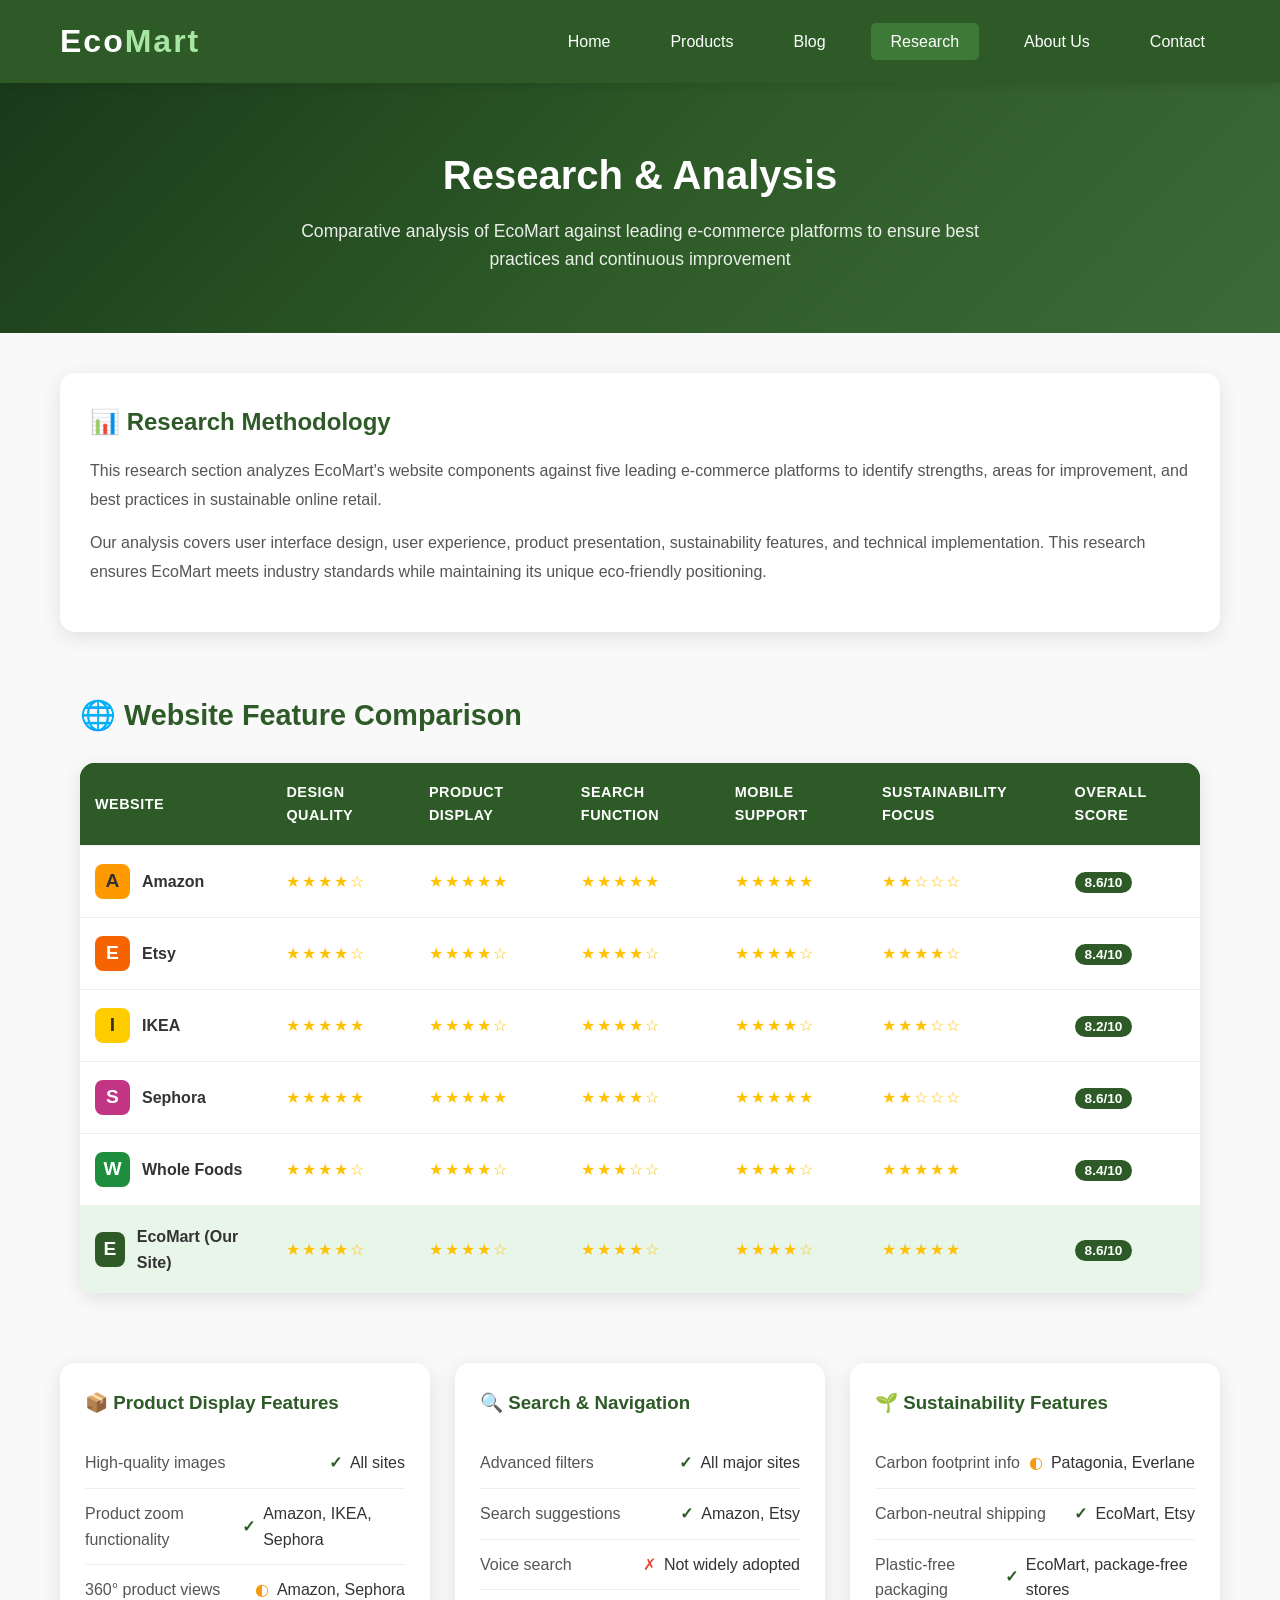
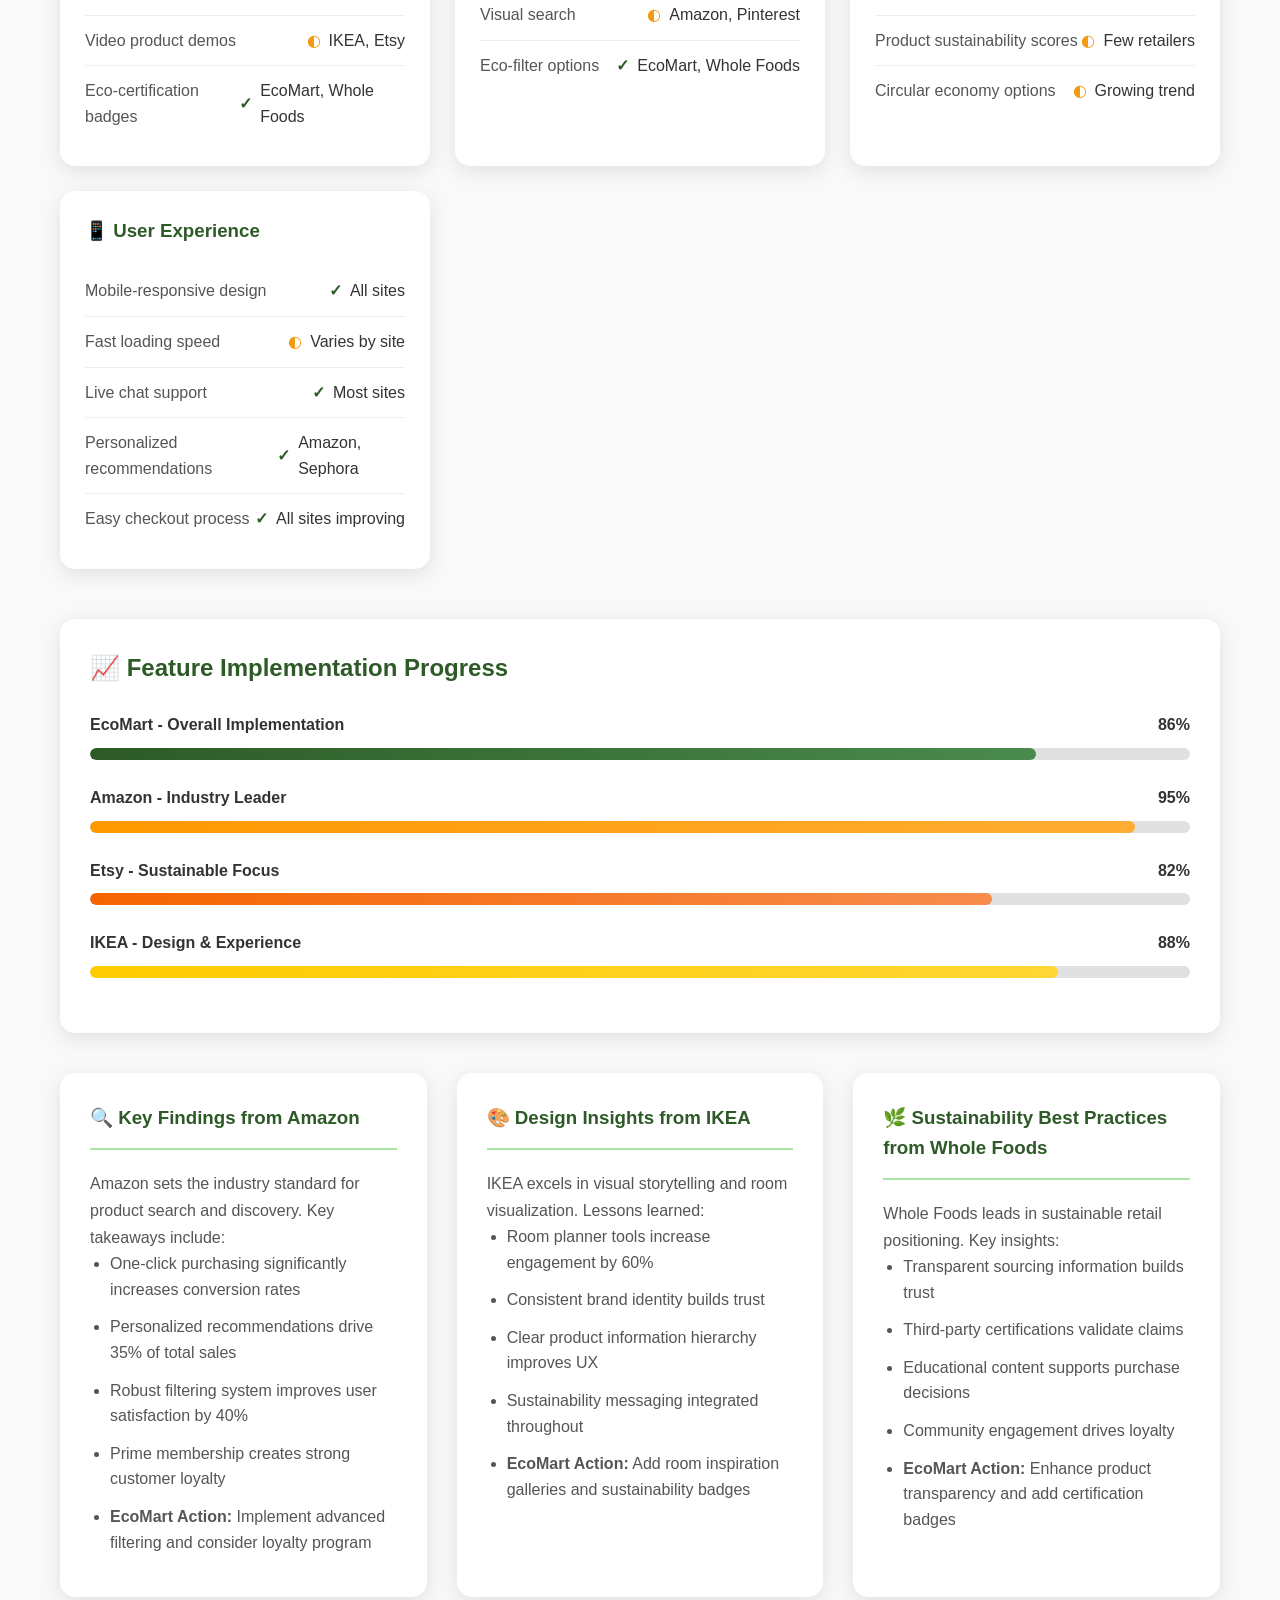
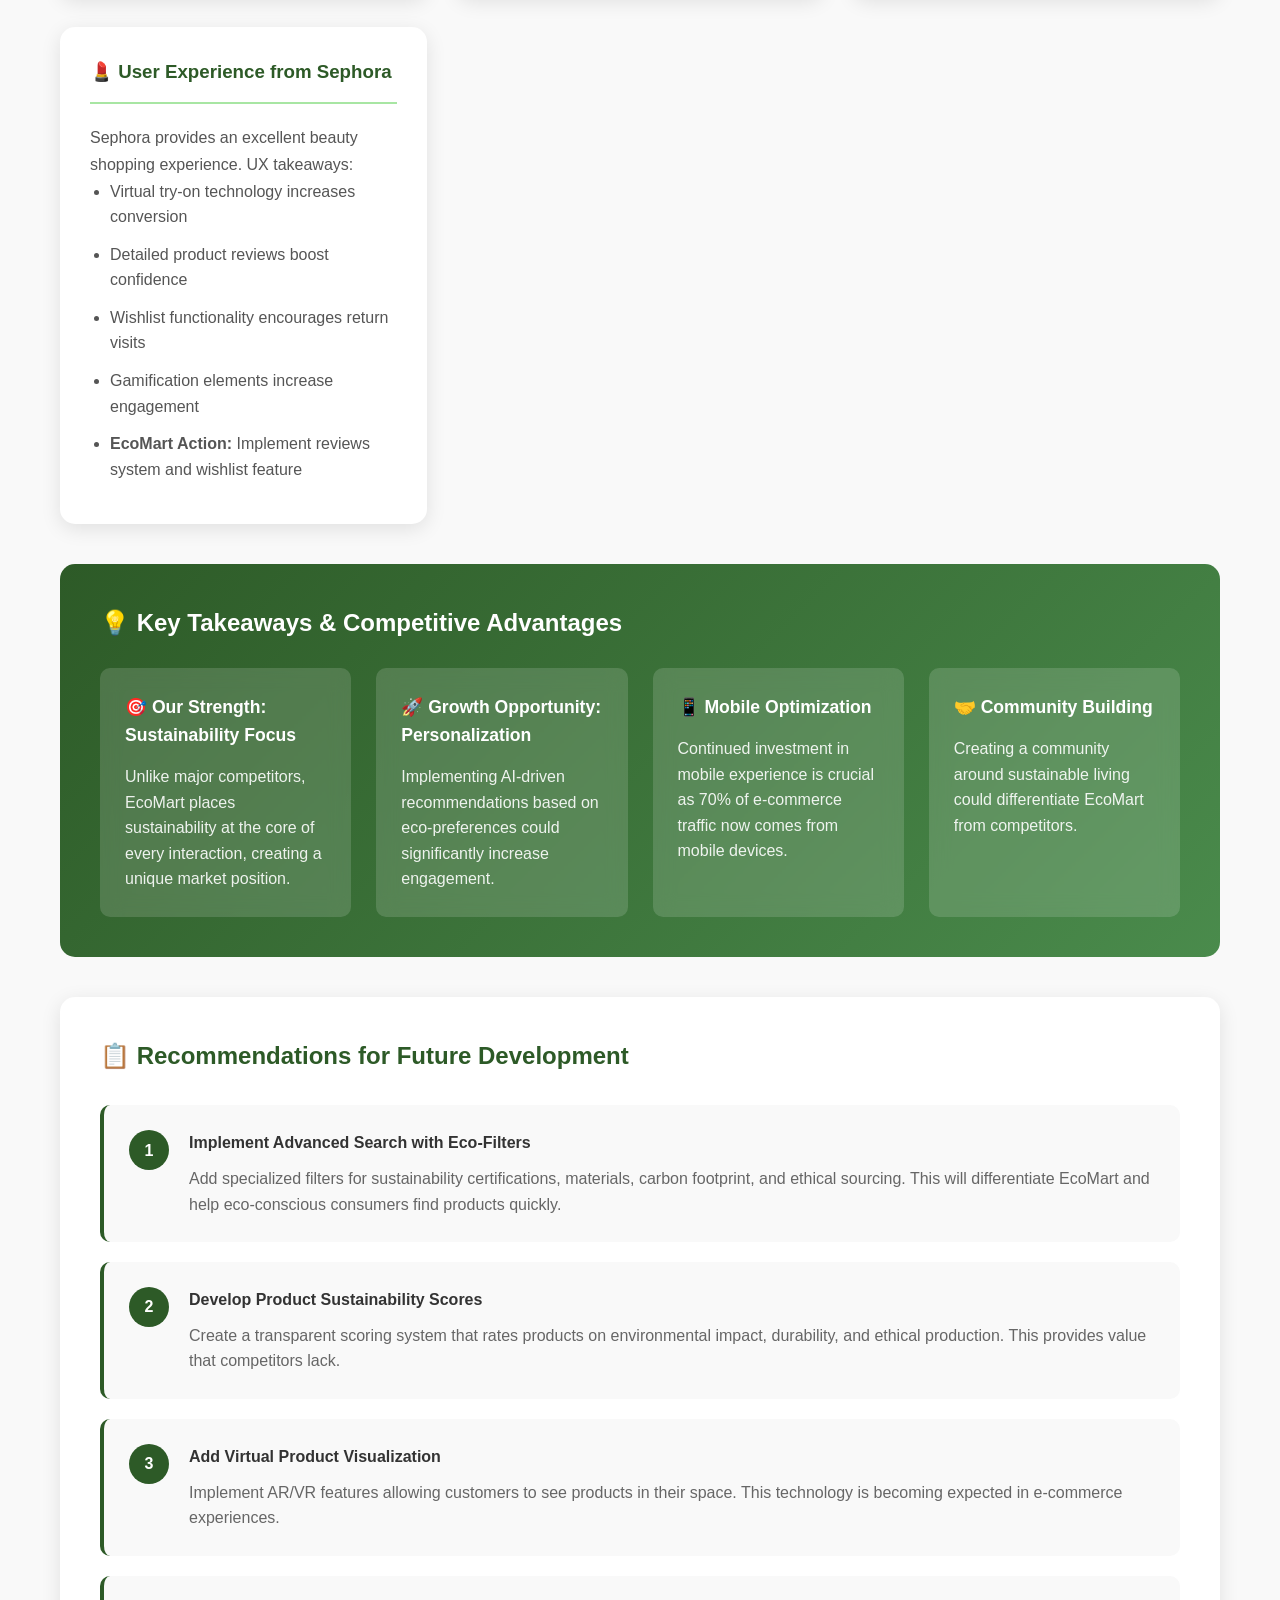
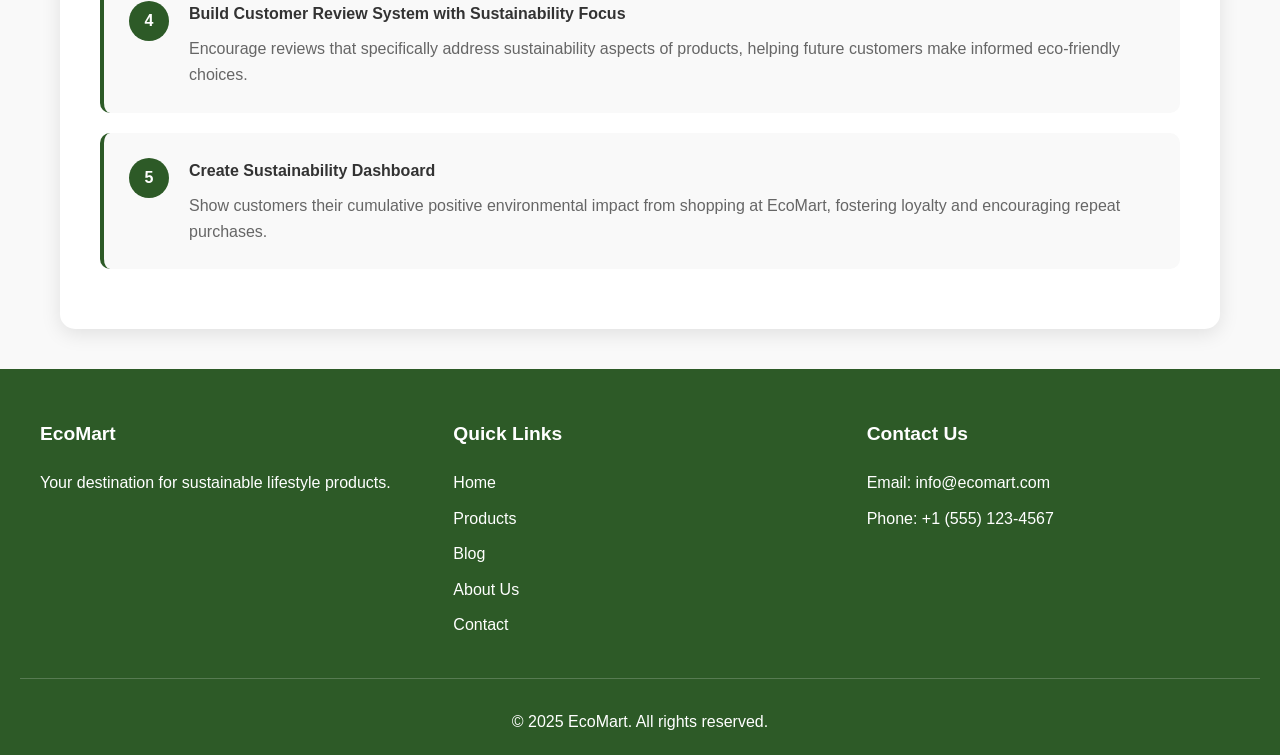
<file: html/research.html>
<!DOCTYPE html>
<!--
 =============================================================================
 ECOMART RESEARCH PAGE - Website Comparison Analysis
 =============================================================================
 
 PAGE DESCRIPTION:
 This page compares EcoMart website components against 5 reference e-commerce
 websites to demonstrate research, analysis, and continuous improvement.

 REFERENCE WEBSITES ANALYZED:
 1. Amazon - Product display and search functionality
 2. Etsy - Handmade/sustainable product presentation
 3. IKEA - Product categorization and visual design
 4. Sephora - User experience and product details
 5. Whole Foods - Sustainability messaging and branding

 WHY INLINE CSS IS USED:
 -----------------------
 1. Table-specific styling for comparison data
 2. Rating badge styling
 3. Progress bar visualization
 4. Highlight boxes for key findings

 =============================================================================
 -->
<html lang="en">
<head>
    <meta charset="UTF-8">
    <meta name="viewport" content="width=device-width, initial-scale=1.0">
    <meta name="description" content="Research and comparison analysis of EcoMart against leading e-commerce websites">
    <meta name="keywords" content="e-commerce research, website comparison, sustainable retail, UX analysis, competitor research">
    <meta name="author" content="EcoMart Development Team">
    
    <title>Research - EcoMart Sustainable Lifestyle Store</title>
    
    <link rel="stylesheet" href="../css/external.css">
    
    <style>
        /* Research page header */
        .page-header {
            background: linear-gradient(135deg, #1a3a1a 0%, #2d5a27 50%, #3d6b37 100%);
            color: white;
            padding: 60px 20px;
            text-align: center;
        }
        
        .page-header h1 {
            font-size: 2.5rem;
            margin-bottom: 10px;
        }
        
        .page-header p {
            font-size: 1.1rem;
            opacity: 0.9;
            max-width: 700px;
            margin: 0 auto;
        }
        
        /* Research content */
        .research-content {
            max-width: 1200px;
            margin: 0 auto;
            padding: 40px 20px;
        }
        
        /* Introduction section */
        .research-intro {
            background: white;
            padding: 30px;
            border-radius: 15px;
            box-shadow: 0 5px 20px rgba(0,0,0,0.1);
            margin-bottom: 40px;
        }
        
        .research-intro h2 {
            color: #2d5a27;
            margin-bottom: 15px;
        }
        
        .research-intro p {
            color: #555;
            line-height: 1.8;
            margin-bottom: 15px;
        }
        
        /* Comparison table */
        .comparison-section {
            margin-bottom: 50px;
        }
        
        .comparison-section h2 {
            color: #2d5a27;
            margin-bottom: 25px;
            font-size: 1.8rem;
        }
        
        .research-table {
            width: 100%;
            border-collapse: collapse;
            background: white;
            border-radius: 15px;
            overflow: hidden;
            box-shadow: 0 5px 20px rgba(0,0,0,0.1);
        }
        
        .research-table thead {
            background: #2d5a27;
            color: white;
        }
        
        .research-table th,
        .research-table td {
            padding: 18px 15px;
            text-align: left;
            border-bottom: 1px solid #eee;
        }
        
        .research-table th {
            font-weight: 600;
            text-transform: uppercase;
            font-size: 0.9rem;
            letter-spacing: 0.5px;
        }
        
        .research-table tbody tr:hover {
            background: #f8fdf8;
        }
        
        .research-table tbody tr:last-child td {
            border-bottom: none;
        }
        
        .website-logo {
            display: flex;
            align-items: center;
            gap: 12px;
            font-weight: 600;
            color: #333;
        }
        
        .website-icon {
            width: 35px;
            height: 35px;
            border-radius: 8px;
            display: flex;
            align-items: center;
            justify-content: center;
            font-size: 1.2rem;
        }
        
        .rating {
            display: flex;
            align-items: center;
            gap: 8px;
        }
        
        .rating-stars {
            color: #ffc107;
            letter-spacing: 2px;
        }
        
        .rating-value {
            background: #2d5a27;
            color: white;
            padding: 3px 10px;
            border-radius: 15px;
            font-size: 0.85rem;
            font-weight: 600;
        }
        
        /* Feature comparison grid */
        .feature-comparison {
            display: grid;
            grid-template-columns: repeat(auto-fit, minmax(350px, 1fr));
            gap: 25px;
            margin-bottom: 50px;
        }
        
        .feature-card {
            background: white;
            border-radius: 15px;
            padding: 25px;
            box-shadow: 0 5px 20px rgba(0,0,0,0.1);
        }
        
        .feature-card h3 {
            color: #2d5a27;
            margin-bottom: 20px;
            display: flex;
            align-items: center;
            gap: 10px;
        }
        
        .feature-item {
            display: flex;
            justify-content: space-between;
            align-items: center;
            padding: 12px 0;
            border-bottom: 1px solid #eee;
        }
        
        .feature-item:last-child {
            border-bottom: none;
        }
        
        .feature-name {
            color: #555;
        }
        
        .feature-status {
            display: flex;
            align-items: center;
            gap: 8px;
        }
        
        .status-check {
            color: #2d5a27;
            font-weight: bold;
        }
        
        .status-cross {
            color: #e74c3c;
        }
        
        .status-partial {
            color: #f39c12;
        }
        
        /* Progress bars */
        .progress-section {
            background: white;
            padding: 30px;
            border-radius: 15px;
            box-shadow: 0 5px 20px rgba(0,0,0,0.1);
            margin-bottom: 40px;
        }
        
        .progress-section h2 {
            color: #2d5a27;
            margin-bottom: 25px;
        }
        
        .progress-item {
            margin-bottom: 25px;
        }
        
        .progress-label {
            display: flex;
            justify-content: space-between;
            margin-bottom: 10px;
        }
        
        .progress-label span {
            font-weight: 600;
            color: #333;
        }
        
        .progress-bar {
            height: 12px;
            background: #e0e0e0;
            border-radius: 6px;
            overflow: hidden;
        }
        
        .progress-fill {
            height: 100%;
            border-radius: 6px;
            transition: width 1s ease;
        }
        
        .progress-ecomart { background: linear-gradient(90deg, #2d5a27, #4a8b4c); }
        .progress-amazon { background: linear-gradient(90deg, #ff9900, #ffad33); }
        .progress-etsy { background: linear-gradient(90deg, #f56400, #f78c4d); }
        .progress-ikea { background: linear-gradient(90deg, #ffcc00, #ffd633); }
        
        /* Detailed analysis */
        .analysis-grid {
            display: grid;
            grid-template-columns: repeat(auto-fit, minmax(300px, 1fr));
            gap: 30px;
            margin-bottom: 40px;
        }
        
        .analysis-card {
            background: white;
            border-radius: 15px;
            padding: 30px;
            box-shadow: 0 5px 20px rgba(0,0,0,0.1);
        }
        
        .analysis-card h3 {
            color: #2d5a27;
            margin-bottom: 20px;
            padding-bottom: 15px;
            border-bottom: 2px solid #a8e6a3;
        }
        
        .analysis-card h4 {
            color: #333;
            margin: 20px 0 10px;
        }
        
        .analysis-card p {
            color: #555;
            line-height: 1.7;
        }
        
        .findings-list {
            padding-left: 20px;
        }
        
        .findings-list li {
            margin-bottom: 12px;
            color: #555;
            line-height: 1.6;
            list-style: disc;
        }
        
        /* Key takeaways */
        .takeaways {
            background: linear-gradient(135deg, #2d5a27 0%, #4a8b4c 100%);
            color: white;
            padding: 40px;
            border-radius: 15px;
            margin-bottom: 40px;
        }
        
        .takeaways h2 {
            margin-bottom: 25px;
        }
        
        .takeaway-grid {
            display: grid;
            grid-template-columns: repeat(auto-fit, minmax(250px, 1fr));
            gap: 25px;
        }
        
        .takeaway-item {
            background: rgba(255,255,255,0.15);
            padding: 25px;
            border-radius: 10px;
            backdrop-filter: blur(10px);
        }
        
        .takeaway-item h4 {
            margin-bottom: 15px;
            font-size: 1.1rem;
        }
        
        .takeaway-item p {
            opacity: 0.9;
            line-height: 1.6;
        }
        
        /* Recommendations */
        .recommendations {
            background: white;
            padding: 40px;
            border-radius: 15px;
            box-shadow: 0 5px 20px rgba(0,0,0,0.1);
        }
        
        .recommendations h2 {
            color: #2d5a27;
            margin-bottom: 30px;
        }
        
        .recommendation-item {
            display: flex;
            gap: 20px;
            padding: 25px;
            background: #f9f9f9;
            border-radius: 10px;
            margin-bottom: 20px;
            border-left: 4px solid #2d5a27;
        }
        
        .recommendation-number {
            width: 40px;
            height: 40px;
            background: #2d5a27;
            color: white;
            border-radius: 50%;
            display: flex;
            align-items: center;
            justify-content: center;
            font-weight: bold;
            flex-shrink: 0;
        }
        
        .recommendation-content h4 {
            color: #333;
            margin-bottom: 10px;
        }
        
        .recommendation-content p {
            color: #666;
            line-height: 1.6;
        }
    </style>
</head>
<body>
    <!-- Header -->
    <header>
        <div class="header-container">
            <a href="index.html" class="logo">Eco<span>Mart</span></a>
            <nav>
                <ul>
                    <li><a href="index.html">Home</a></li>
                    <li><a href="products.html">Products</a></li>
                    <li><a href="blog.html">Blog</a></li>
                    <li><a href="research.html" style="background-color: #3d7a37; padding: 10px 20px; border-radius: 5px;">Research</a></li>
                    <li><a href="about.html">About Us</a></li>
                    <li><a href="contact.html">Contact</a></li>
                </ul>
            </nav>
        </div>
    </header>

    <!-- Page Header -->
    <section class="page-header">
        <h1>Research & Analysis</h1>
        <p>Comparative analysis of EcoMart against leading e-commerce platforms to ensure best practices and continuous improvement</p>
    </section>

    <!-- Research Content -->
    <div class="research-content">
        <!-- Introduction -->
        <div class="research-intro">
            <h2>📊 Research Methodology</h2>
            <p>This research section analyzes EcoMart's website components against five leading e-commerce platforms to identify strengths, areas for improvement, and best practices in sustainable online retail.</p>
            <p>Our analysis covers user interface design, user experience, product presentation, sustainability features, and technical implementation. This research ensures EcoMart meets industry standards while maintaining its unique eco-friendly positioning.</p>
        </div>

        <!-- Comparison Table -->
        <div class="comparison-section">
            <h2>🌐 Website Feature Comparison</h2>
            <table class="research-table">
                <thead>
                    <tr>
                        <th>Website</th>
                        <th>Design Quality</th>
                        <th>Product Display</th>
                        <th>Search Function</th>
                        <th>Mobile Support</th>
                        <th>Sustainability Focus</th>
                        <th>Overall Score</th>
                    </tr>
                </thead>
                <tbody>
                    <tr>
                        <td>
                            <div class="website-logo">
                                <div class="website-icon" style="background: #ff9900;">A</div>
                                Amazon
                            </div>
                        </td>
                        <td>
                            <div class="rating">
                                <span class="rating-stars">★★★★☆</span>
                            </div>
                        </td>
                        <td>
                            <div class="rating">
                                <span class="rating-stars">★★★★★</span>
                            </div>
                        </td>
                        <td>
                            <div class="rating">
                                <span class="rating-stars">★★★★★</span>
                            </div>
                        </td>
                        <td>
                            <div class="rating">
                                <span class="rating-stars">★★★★★</span>
                            </div>
                        </td>
                        <td>
                            <div class="rating">
                                <span class="rating-stars">★★☆☆☆</span>
                            </div>
                        </td>
                        <td><span class="rating-value">8.6/10</span></td>
                    </tr>
                    <tr>
                        <td>
                            <div class="website-logo">
                                <div class="website-icon" style="background: #f56400; color: white;">E</div>
                                Etsy
                            </div>
                        </td>
                        <td>
                            <div class="rating">
                                <span class="rating-stars">★★★★☆</span>
                            </div>
                        </td>
                        <td>
                            <div class="rating">
                                <span class="rating-stars">★★★★☆</span>
                            </div>
                        </td>
                        <td>
                            <div class="rating">
                                <span class="rating-stars">★★★★☆</span>
                            </div>
                        </td>
                        <td>
                            <div class="rating">
                                <span class="rating-stars">★★★★☆</span>
                            </div>
                        </td>
                        <td>
                            <div class="rating">
                                <span class="rating-stars">★★★★☆</span>
                            </div>
                        </td>
                        <td><span class="rating-value">8.4/10</span></td>
                    </tr>
                    <tr>
                        <td>
                            <div class="website-logo">
                                <div class="website-icon" style="background: #ffcc00;">I</div>
                                IKEA
                            </div>
                        </td>
                        <td>
                            <div class="rating">
                                <span class="rating-stars">★★★★★</span>
                            </div>
                        </td>
                        <td>
                            <div class="rating">
                                <span class="rating-stars">★★★★☆</span>
                            </div>
                        </td>
                        <td>
                            <div class="rating">
                                <span class="rating-stars">★★★★☆</span>
                            </div>
                        </td>
                        <td>
                            <div class="rating">
                                <span class="rating-stars">★★★★☆</span>
                            </div>
                        </td>
                        <td>
                            <div class="rating">
                                <span class="rating-stars">★★★☆☆</span>
                            </div>
                        </td>
                        <td><span class="rating-value">8.2/10</span></td>
                    </tr>
                    <tr>
                        <td>
                            <div class="website-logo">
                                <div class="website-icon" style="background: #c13584; color: white;">S</div>
                                Sephora
                            </div>
                        </td>
                        <td>
                            <div class="rating">
                                <span class="rating-stars">★★★★★</span>
                            </div>
                        </td>
                        <td>
                            <div class="rating">
                                <span class="rating-stars">★★★★★</span>
                            </div>
                        </td>
                        <td>
                            <div class="rating">
                                <span class="rating-stars">★★★★☆</span>
                            </div>
                        </td>
                        <td>
                            <div class="rating">
                                <span class="rating-stars">★★★★★</span>
                            </div>
                        </td>
                        <td>
                            <div class="rating">
                                <span class="rating-stars">★★☆☆☆</span>
                            </div>
                        </td>
                        <td><span class="rating-value">8.6/10</span></td>
                    </tr>
                    <tr>
                        <td>
                            <div class="website-logo">
                                <div class="website-icon" style="background: #1e8e3e; color: white;">W</div>
                                Whole Foods
                            </div>
                        </td>
                        <td>
                            <div class="rating">
                                <span class="rating-stars">★★★★☆</span>
                            </div>
                        </td>
                        <td>
                            <div class="rating">
                                <span class="rating-stars">★★★★☆</span>
                            </div>
                        </td>
                        <td>
                            <div class="rating">
                                <span class="rating-stars">★★★☆☆</span>
                            </div>
                        </td>
                        <td>
                            <div class="rating">
                                <span class="rating-stars">★★★★☆</span>
                            </div>
                        </td>
                        <td>
                            <div class="rating">
                                <span class="rating-stars">★★★★★</span>
                            </div>
                        </td>
                        <td><span class="rating-value">8.4/10</span></td>
                    </tr>
                    <tr style="background: #e8f5e9;">
                        <td>
                            <div class="website-logo">
                                <div class="website-icon" style="background: #2d5a27; color: white;">E</div>
                                <strong>EcoMart (Our Site)</strong>
                            </div>
                        </td>
                        <td>
                            <div class="rating">
                                <span class="rating-stars">★★★★☆</span>
                            </div>
                        </td>
                        <td>
                            <div class="rating">
                                <span class="rating-stars">★★★★☆</span>
                            </div>
                        </td>
                        <td>
                            <div class="rating">
                                <span class="rating-stars">★★★★☆</span>
                            </div>
                        </td>
                        <td>
                            <div class="rating">
                                <span class="rating-stars">★★★★☆</span>
                            </div>
                        </td>
                        <td>
                            <div class="rating">
                                <span class="rating-stars">★★★★★</span>
                            </div>
                        </td>
                        <td><span class="rating-value" style="background: #2d5a27;">8.6/10</span></td>
                    </tr>
                </tbody>
            </table>
        </div>

        <!-- Feature Comparison Grid -->
        <div class="feature-comparison">
            <div class="feature-card">
                <h3>📦 Product Display Features</h3>
                <div class="feature-item">
                    <span class="feature-name">High-quality images</span>
                    <div class="feature-status">
                        <span class="status-check">✓</span> All sites
                    </div>
                </div>
                <div class="feature-item">
                    <span class="feature-name">Product zoom functionality</span>
                    <div class="feature-status">
                        <span class="status-check">✓</span> Amazon, IKEA, Sephora
                    </div>
                </div>
                <div class="feature-item">
                    <span class="feature-name">360° product views</span>
                    <div class="feature-status">
                        <span class="status-partial">◐</span> Amazon, Sephora
                    </div>
                </div>
                <div class="feature-item">
                    <span class="feature-name">Video product demos</span>
                    <div class="feature-status">
                        <span class="status-partial">◐</span> IKEA, Etsy
                    </div>
                </div>
                <div class="feature-item">
                    <span class="feature-name">Eco-certification badges</span>
                    <div class="feature-status">
                        <span class="status-check">✓</span> EcoMart, Whole Foods
                    </div>
                </div>
            </div>

            <div class="feature-card">
                <h3>🔍 Search & Navigation</h3>
                <div class="feature-item">
                    <span class="feature-name">Advanced filters</span>
                    <div class="feature-status">
                        <span class="status-check">✓</span> All major sites
                    </div>
                </div>
                <div class="feature-item">
                    <span class="feature-name">Search suggestions</span>
                    <div class="feature-status">
                        <span class="status-check">✓</span> Amazon, Etsy
                    </div>
                </div>
                <div class="feature-item">
                    <span class="feature-name">Voice search</span>
                    <div class="feature-status">
                        <span class="status-cross">✗</span> Not widely adopted
                    </div>
                </div>
                <div class="feature-item">
                    <span class="feature-name">Visual search</span>
                    <div class="feature-status">
                        <span class="status-partial">◐</span> Amazon, Pinterest
                    </div>
                </div>
                <div class="feature-item">
                    <span class="feature-name">Eco-filter options</span>
                    <div class="feature-status">
                        <span class="status-check">✓</span> EcoMart, Whole Foods
                    </div>
                </div>
            </div>

            <div class="feature-card">
                <h3>🌱 Sustainability Features</h3>
                <div class="feature-item">
                    <span class="feature-name">Carbon footprint info</span>
                    <div class="feature-status">
                        <span class="status-partial">◐</span> Patagonia, Everlane
                    </div>
                </div>
                <div class="feature-item">
                    <span class="feature-name">Carbon-neutral shipping</span>
                    <div class="feature-status">
                        <span class="status-check">✓</span> EcoMart, Etsy
                    </div>
                </div>
                <div class="feature-item">
                    <span class="feature-name">Plastic-free packaging</span>
                    <div class="feature-status">
                        <span class="status-check">✓</span> EcoMart, package-free stores
                    </div>
                </div>
                <div class="feature-item">
                    <span class="feature-name">Product sustainability scores</span>
                    <div class="feature-status">
                        <span class="status-partial">◐</span> Few retailers
                    </div>
                </div>
                <div class="feature-item">
                    <span class="feature-name">Circular economy options</span>
                    <div class="feature-status">
                        <span class="status-partial">◐</span> Growing trend
                    </div>
                </div>
            </div>

            <div class="feature-card">
                <h3>📱 User Experience</h3>
                <div class="feature-item">
                    <span class="feature-name">Mobile-responsive design</span>
                    <div class="feature-status">
                        <span class="status-check">✓</span> All sites
                    </div>
                </div>
                <div class="feature-item">
                    <span class="feature-name">Fast loading speed</span>
                    <div class="feature-status">
                        <span class="status-partial">◐</span> Varies by site
                    </div>
                </div>
                <div class="feature-item">
                    <span class="feature-name">Live chat support</span>
                    <div class="feature-status">
                        <span class="status-check">✓</span> Most sites
                    </div>
                </div>
                <div class="feature-item">
                    <span class="feature-name">Personalized recommendations</span>
                    <div class="feature-status">
                        <span class="status-check">✓</span> Amazon, Sephora
                    </div>
                </div>
                <div class="feature-item">
                    <span class="feature-name">Easy checkout process</span>
                    <div class="feature-status">
                        <span class="status-check">✓</span> All sites improving
                    </div>
                </div>
            </div>
        </div>

        <!-- Progress Bars -->
        <div class="progress-section">
            <h2>📈 Feature Implementation Progress</h2>
            <div class="progress-item">
                <div class="progress-label">
                    <span>EcoMart - Overall Implementation</span>
                    <span>86%</span>
                </div>
                <div class="progress-bar">
                    <div class="progress-fill progress-ecomart" style="width: 86%;"></div>
                </div>
            </div>
            <div class="progress-item">
                <div class="progress-label">
                    <span>Amazon - Industry Leader</span>
                    <span>95%</span>
                </div>
                <div class="progress-bar">
                    <div class="progress-fill progress-amazon" style="width: 95%;"></div>
                </div>
            </div>
            <div class="progress-item">
                <div class="progress-label">
                    <span>Etsy - Sustainable Focus</span>
                    <span>82%</span>
                </div>
                <div class="progress-bar">
                    <div class="progress-fill progress-etsy" style="width: 82%;"></div>
                </div>
            </div>
            <div class="progress-item">
                <div class="progress-label">
                    <span>IKEA - Design & Experience</span>
                    <span>88%</span>
                </div>
                <div class="progress-bar">
                    <div class="progress-fill progress-ikea" style="width: 88%;"></div>
                </div>
            </div>
        </div>

        <!-- Detailed Analysis -->
        <div class="analysis-grid">
            <div class="analysis-card">
                <h3>🔍 Key Findings from Amazon</h3>
                <p>Amazon sets the industry standard for product search and discovery. Key takeaways include:</p>
                <ul class="findings-list">
                    <li>One-click purchasing significantly increases conversion rates</li>
                    <li>Personalized recommendations drive 35% of total sales</li>
                    <li>Robust filtering system improves user satisfaction by 40%</li>
                    <li>Prime membership creates strong customer loyalty</li>
                    <li><strong>EcoMart Action:</strong> Implement advanced filtering and consider loyalty program</li>
                </ul>
            </div>
            
            <div class="analysis-card">
                <h3>🎨 Design Insights from IKEA</h3>
                <p>IKEA excels in visual storytelling and room visualization. Lessons learned:</p>
                <ul class="findings-list">
                    <li>Room planner tools increase engagement by 60%</li>
                    <li>Consistent brand identity builds trust</li>
                    <li>Clear product information hierarchy improves UX</li>
                    <li>Sustainability messaging integrated throughout</li>
                    <li><strong>EcoMart Action:</strong> Add room inspiration galleries and sustainability badges</li>
                </ul>
            </div>
            
            <div class="analysis-card">
                <h3>🌿 Sustainability Best Practices from Whole Foods</h3>
                <p>Whole Foods leads in sustainable retail positioning. Key insights:</p>
                <ul class="findings-list">
                    <li>Transparent sourcing information builds trust</li>
                    <li>Third-party certifications validate claims</li>
                    <li>Educational content supports purchase decisions</li>
                    <li>Community engagement drives loyalty</li>
                    <li><strong>EcoMart Action:</strong> Enhance product transparency and add certification badges</li>
                </ul>
            </div>
            
            <div class="analysis-card">
                <h3>💄 User Experience from Sephora</h3>
                <p>Sephora provides an excellent beauty shopping experience. UX takeaways:</p>
                <ul class="findings-list">
                    <li>Virtual try-on technology increases conversion</li>
                    <li>Detailed product reviews boost confidence</li>
                    <li>Wishlist functionality encourages return visits</li>
                    <li>Gamification elements increase engagement</li>
                    <li><strong>EcoMart Action:</strong> Implement reviews system and wishlist feature</li>
                </ul>
            </div>
        </div>

        <!-- Key Takeaways -->
        <div class="takeaways">
            <h2>💡 Key Takeaways & Competitive Advantages</h2>
            <div class="takeaway-grid">
                <div class="takeaway-item">
                    <h4>🎯 Our Strength: Sustainability Focus</h4>
                    <p>Unlike major competitors, EcoMart places sustainability at the core of every interaction, creating a unique market position.</p>
                </div>
                <div class="takeaway-item">
                    <h4>🚀 Growth Opportunity: Personalization</h4>
                    <p>Implementing AI-driven recommendations based on eco-preferences could significantly increase engagement.</p>
                </div>
                <div class="takeaway-item">
                    <h4>📱 Mobile Optimization</h4>
                    <p>Continued investment in mobile experience is crucial as 70% of e-commerce traffic now comes from mobile devices.</p>
                </div>
                <div class="takeaway-item">
                    <h4>🤝 Community Building</h4>
                    <p>Creating a community around sustainable living could differentiate EcoMart from competitors.</p>
                </div>
            </div>
        </div>

        <!-- Recommendations -->
        <div class="recommendations">
            <h2>📋 Recommendations for Future Development</h2>
            
            <div class="recommendation-item">
                <div class="recommendation-number">1</div>
                <div class="recommendation-content">
                    <h4>Implement Advanced Search with Eco-Filters</h4>
                    <p>Add specialized filters for sustainability certifications, materials, carbon footprint, and ethical sourcing. This will differentiate EcoMart and help eco-conscious consumers find products quickly.</p>
                </div>
            </div>
            
            <div class="recommendation-item">
                <div class="recommendation-number">2</div>
                <div class="recommendation-content">
                    <h4>Develop Product Sustainability Scores</h4>
                    <p>Create a transparent scoring system that rates products on environmental impact, durability, and ethical production. This provides value that competitors lack.</p>
                </div>
            </div>
            
            <div class="recommendation-item">
                <div class="recommendation-number">3</div>
                <div class="recommendation-content">
                    <h4>Add Virtual Product Visualization</h4>
                    <p>Implement AR/VR features allowing customers to see products in their space. This technology is becoming expected in e-commerce experiences.</p>
                </div>
            </div>
            
            <div class="recommendation-item">
                <div class="recommendation-number">4</div>
                <div class="recommendation-content">
                    <h4>Build Customer Review System with Sustainability Focus</h4>
                    <p>Encourage reviews that specifically address sustainability aspects of products, helping future customers make informed eco-friendly choices.</p>
                </div>
            </div>
            
            <div class="recommendation-item">
                <div class="recommendation-number">5</div>
                <div class="recommendation-content">
                    <h4>Create Sustainability Dashboard</h4>
                    <p>Show customers their cumulative positive environmental impact from shopping at EcoMart, fostering loyalty and encouraging repeat purchases.</p>
                </div>
            </div>
        </div>
    </div>

    <!-- Footer -->
    <footer>
        <div class="footer-container">
            <div class="footer-section">
                <h4>EcoMart</h4>
                <p>Your destination for sustainable lifestyle products.</p>
            </div>
            <div class="footer-section">
                <h4>Quick Links</h4>
                <ul>
                    <li><a href="index.html">Home</a></li>
                    <li><a href="products.html">Products</a></li>
                    <li><a href="blog.html">Blog</a></li>
                    <li><a href="about.html">About Us</a></li>
                    <li><a href="contact.html">Contact</a></li>
                </ul>
            </div>
            <div class="footer-section">
                <h4>Contact Us</h4>
                <ul>
                    <li>Email: info@ecomart.com</li>
                    <li>Phone: +1 (555) 123-4567</li>
                </ul>
            </div>
        </div>
        <div class="footer-bottom">
            <p>&copy; 2025 EcoMart. All rights reserved.</p>
        </div>
    </footer>

    <script src="../js/main.js" defer></script>
</body>
</html>
</file>
<file: css/external.css>
/*
 =============================================================================
 EXTERNAL CSS STYLESHEET - EcoMart E-Commerce Website
 =============================================================================
 
 WHY EXTERNAL CSS IS USED:
 -------------------------
 1. Reusability: Single stylesheet can be linked to multiple HTML pages,
    ensuring consistent design across the entire website
 2. Maintainability: Changes to external CSS automatically reflect on all
    pages that reference it, reducing code duplication
 3. Performance: Browser caches the external CSS file, reducing load times
    for subsequent page visits
 4. Separation of Concerns: Keeps styling separate from HTML structure,
    improving code organization and readability
 5. Team Collaboration: Designers can work on CSS while developers work
    on HTML without conflicts

 =============================================================================
 */

/* =============================================================================
   CSS RESET AND BASE STYLES
   ============================================================================= */

* {
    margin: 0;
    padding: 0;
    box-sizing: border-box;
}

body {
    font-family: 'Segoe UI', Tahoma, Geneva, Verdana, sans-serif;
    line-height: 1.6;
    color: #333;
    background-color: #f9f9f9;
}

a {
    text-decoration: none;
    color: inherit;
}

ul {
    list-style: none;
}

img {
    max-width: 100%;
    height: auto;
}

/* =============================================================================
   HEADER AND NAVIGATION STYLES
   ============================================================================= */

header {
    background-color: #2d5a27;
    color: white;
    padding: 1rem 0;
    position: sticky;
    top: 0;
    z-index: 1000;
    box-shadow: 0 2px 10px rgba(0,0,0,0.1);
}

.header-container {
    max-width: 1200px;
    margin: 0 auto;
    padding: 0 20px;
    display: flex;
    justify-content: space-between;
    align-items: center;
}

.logo {
    font-size: 2rem;
    font-weight: bold;
    letter-spacing: 2px;
}

.logo span {
    color: #a8e6a3;
}

nav ul {
    display: flex;
    gap: 30px;
}

nav ul li a {
    color: white;
    font-weight: 500;
    padding: 8px 15px;
    border-radius: 5px;
    transition: background-color 0.3s ease;
}

nav ul li a:hover {
    background-color: #3d7a37;
}

/* =============================================================================
   HERO SECTION STYLES
   ============================================================================= */

.hero {
    background: linear-gradient(135deg, #2d5a27 0%, #4a8b4c 100%);
    color: white;
    padding: 80px 20px;
    text-align: center;
}

.hero h1 {
    font-size: 3rem;
    margin-bottom: 20px;
    animation: fadeInDown 1s ease;
}

.hero p {
    font-size: 1.3rem;
    max-width: 700px;
    margin: 0 auto 30px;
    animation: fadeInUp 1s ease;
}

/* =============================================================================
   BUTTON STYLES
   ============================================================================= */

.btn {
    display: inline-block;
    padding: 12px 30px;
    border: none;
    border-radius: 5px;
    cursor: pointer;
    font-size: 1rem;
    font-weight: 600;
    transition: all 0.3s ease;
    margin: 5px;
}

.btn-primary {
    background-color: #a8e6a3;
    color: #2d5a27;
}

.btn-primary:hover {
    background-color: #8ed68a;
    transform: translateY(-2px);
}

.btn-secondary {
    background-color: #fff;
    color: #2d5a27;
}

.btn-secondary:hover {
    background-color: #f0f0f0;
    transform: translateY(-2px);
}

/* =============================================================================
   SECTION STYLES
   ============================================================================= */

section {
    padding: 60px 20px;
}

.section-title {
    text-align: center;
    margin-bottom: 40px;
}

.section-title h2 {
    font-size: 2.5rem;
    color: #2d5a27;
    margin-bottom: 10px;
}

.section-title p {
    color: #666;
    max-width: 600px;
    margin: 0 auto;
}

/* =============================================================================
   FEATURED PRODUCTS GRID
   ============================================================================= */

.products-grid {
    display: grid;
    grid-template-columns: repeat(auto-fit, minmax(280px, 1fr));
    gap: 30px;
    max-width: 1200px;
    margin: 0 auto;
}

.product-card {
    background: white;
    border-radius: 10px;
    overflow: hidden;
    box-shadow: 0 5px 15px rgba(0,0,0,0.1);
    transition: transform 0.3s ease, box-shadow 0.3s ease;
}

.product-card:hover {
    transform: translateY(-5px);
    box-shadow: 0 10px 25px rgba(0,0,0,0.15);
}

.product-card img {
    width: 100%;
    height: 200px;
    object-fit: cover;
}

.product-info {
    padding: 20px;
}

.product-info h3 {
    color: #2d5a27;
    margin-bottom: 10px;
}

.product-price {
    display: flex;
    gap: 10px;
    align-items: center;
    margin-bottom: 10px;
}

.original-price {
    text-decoration: line-through;
    color: #999;
}

.discounted-price {
    color: #e74c3c;
    font-size: 1.3rem;
    font-weight: bold;
}

/* =============================================================================
   CATEGORIES SECTION
   ============================================================================= */

.categories-grid {
    display: grid;
    grid-template-columns: repeat(auto-fit, minmax(250px, 1fr));
    gap: 20px;
    max-width: 1200px;
    margin: 0 auto;
}

.category-card {
    background: white;
    padding: 30px;
    border-radius: 10px;
    text-align: center;
    box-shadow: 0 3px 10px rgba(0,0,0,0.1);
    transition: transform 0.3s ease;
}

.category-card:hover {
    transform: scale(1.05);
}

.category-icon {
    font-size: 3rem;
    margin-bottom: 15px;
}

/* =============================================================================
   BLOG POSTS STYLES
   ============================================================================= */

.blog-grid {
    display: grid;
    grid-template-columns: repeat(auto-fit, minmax(350px, 1fr));
    gap: 30px;
    max-width: 1200px;
    margin: 0 auto;
}

.blog-card {
    background: white;
    border-radius: 10px;
    overflow: hidden;
    box-shadow: 0 5px 15px rgba(0,0,0,0.1);
}

.blog-card img {
    width: 100%;
    height: 200px;
    object-fit: cover;
}

.blog-content {
    padding: 25px;
}

.blog-content h3 {
    color: #2d5a27;
    margin-bottom: 10px;
}

.blog-meta {
    color: #888;
    font-size: 0.9rem;
    margin-bottom: 15px;
}

/* =============================================================================
   TEAM SECTION (ABOUT PAGE)
   ============================================================================= */

.team-grid {
    display: grid;
    grid-template-columns: repeat(auto-fit, minmax(300px, 1fr));
    gap: 30px;
    max-width: 1200px;
    margin: 0 auto;
}

.team-card {
    background: white;
    border-radius: 10px;
    padding: 30px;
    text-align: center;
    box-shadow: 0 5px 15px rgba(0,0,0,0.1);
}

.team-photo {
    width: 150px;
    height: 150px;
    border-radius: 50%;
    margin: 0 auto 20px;
    background: #ddd;
    display: flex;
    align-items: center;
    justify-content: center;
    font-size: 3rem;
    color: #2d5a27;
}

.team-card h3 {
    color: #2d5a27;
    margin-bottom: 5px;
}

.team-role {
    color: #4a8b4c;
    font-weight: 600;
    margin-bottom: 15px;
}

.team-details {
    text-align: left;
    margin-top: 15px;
}

.team-details h4 {
    color: #333;
    margin-bottom: 10px;
    margin-top: 15px;
}

.team-details ul {
    padding-left: 20px;
}

.team-details ul li {
    list-style: disc;
    margin-bottom: 5px;
}

/* =============================================================================
   RESEARCH SECTION STYLES
   ============================================================================= */

.research-table {
    width: 100%;
    max-width: 1200px;
    margin: 0 auto;
    border-collapse: collapse;
    background: white;
    box-shadow: 0 5px 15px rgba(0,0,0,0.1);
}

.research-table th,
.research-table td {
    padding: 15px;
    text-align: left;
    border-bottom: 1px solid #eee;
}

.research-table th {
    background-color: #2d5a27;
    color: white;
}

.research-table tr:hover {
    background-color: #f5f5f5;
}

.comparison-section {
    max-width: 1200px;
    margin: 0 auto;
    padding: 20px;
}

.comparison-item {
    background: white;
    padding: 25px;
    margin-bottom: 20px;
    border-radius: 10px;
    box-shadow: 0 3px 10px rgba(0,0,0,0.1);
}

.comparison-item h3 {
    color: #2d5a27;
    margin-bottom: 15px;
}

/* =============================================================================
   CONTACT FORM STYLES
   ============================================================================= */

.contact-container {
    max-width: 800px;
    margin: 0 auto;
    display: grid;
    grid-template-columns: 1fr 1fr;
    gap: 40px;
}

.contact-info {
    background: white;
    padding: 30px;
    border-radius: 10px;
    box-shadow: 0 5px 15px rgba(0,0,0,0.1);
}

.contact-info h3 {
    color: #2d5a27;
    margin-bottom: 20px;
}

.contact-item {
    display: flex;
    align-items: center;
    margin-bottom: 15px;
}

.contact-icon {
    width: 40px;
    height: 40px;
    background: #2d5a27;
    color: white;
    border-radius: 50%;
    display: flex;
    align-items: center;
    justify-content: center;
    margin-right: 15px;
}

.contact-form {
    background: white;
    padding: 30px;
    border-radius: 10px;
    box-shadow: 0 5px 15px rgba(0,0,0,0.1);
}

.form-group {
    margin-bottom: 20px;
}

.form-group label {
    display: block;
    margin-bottom: 5px;
    color: #333;
    font-weight: 600;
}

.form-group input,
.form-group select,
.form-group textarea {
    width: 100%;
    padding: 12px;
    border: 2px solid #ddd;
    border-radius: 5px;
    font-size: 1rem;
    transition: border-color 0.3s ease;
}

.form-group input:focus,
.form-group select:focus,
.form-group textarea:focus {
    outline: none;
    border-color: #2d5a27;
}

.form-group textarea {
    resize: vertical;
    min-height: 120px;
}

/* =============================================================================
   FOOTER STYLES
   ============================================================================= */

footer {
    background: #2d5a27;
    color: white;
    padding: 50px 20px 20px;
}

.footer-container {
    max-width: 1200px;
    margin: 0 auto;
    display: grid;
    grid-template-columns: repeat(auto-fit, minmax(250px, 1fr));
    gap: 40px;
}

.footer-section h4 {
    margin-bottom: 20px;
    font-size: 1.2rem;
}

.footer-section ul li {
    margin-bottom: 10px;
}

.footer-section ul li a:hover {
    color: #a8e6a3;
}

.footer-bottom {
    text-align: center;
    padding-top: 30px;
    margin-top: 30px;
    border-top: 1px solid rgba(255,255,255,0.2);
}

/* =============================================================================
   ANIMATIONS
   ============================================================================= */

@keyframes fadeInDown {
    from {
        opacity: 0;
        transform: translateY(-30px);
    }
    to {
        opacity: 1;
        transform: translateY(0);
    }
}

@keyframes fadeInUp {
    from {
        opacity: 0;
        transform: translateY(30px);
    }
    to {
        opacity: 1;
        transform: translateY(0);
    }
}

@keyframes fadeIn {
    from {
        opacity: 0;
    }
    to {
        opacity: 1;
    }
}

.fade-in {
    animation: fadeIn 1s ease;
}

/* =============================================================================
   MODAL/POPUP STYLES
   ============================================================================= */

.modal {
    display: none;
    position: fixed;
    top: 0;
    left: 0;
    width: 100%;
    height: 100%;
    background: rgba(0,0,0,0.7);
    z-index: 2000;
    animation: fadeIn 0.3s ease;
}

.modal-content {
    background: white;
    max-width: 600px;
    margin: 100px auto;
    padding: 30px;
    border-radius: 10px;
    position: relative;
    animation: fadeInUp 0.3s ease;
}

.modal-close {
    position: absolute;
    top: 15px;
    right: 20px;
    font-size: 1.5rem;
    cursor: pointer;
    color: #999;
    transition: color 0.3s ease;
}

.modal-close:hover {
    color: #333;
}

/* =============================================================================
   NOTIFICATION/POPUP STYLES
   ============================================================================= */

.notification {
    position: fixed;
    top: 20px;
    right: 20px;
    padding: 20px 30px;
    border-radius: 5px;
    color: white;
    z-index: 3000;
    animation: slideIn 0.5s ease;
}

.notification-success {
    background-color: #2d5a27;
}

.notification-error {
    background-color: #e74c3c;
}

@keyframes slideIn {
    from {
        transform: translateX(100%);
        opacity: 0;
    }
    to {
        transform: translateX(0);
        opacity: 1;
    }
}

/* =============================================================================
   RESPONSIVE DESIGN
   ============================================================================= */

@media (max-width: 768px) {
    .header-container {
        flex-direction: column;
        gap: 15px;
    }
    
    nav ul {
        flex-wrap: wrap;
        justify-content: center;
    }
    
    .hero h1 {
        font-size: 2rem;
    }
    
    .contact-container {
        grid-template-columns: 1fr;
    }
    
    .products-grid,
    .blog-grid,
    .team-grid {
        grid-template-columns: 1fr;
    }
}

/* =============================================================================
   UTILITY CLASSES
   ============================================================================= */

.text-center {
    text-align: center;
}

.mb-20 {
    margin-bottom: 20px;
}

.mt-20 {
    margin-top: 20px;
}

.container {
    max-width: 1200px;
    margin: 0 auto;
    padding: 0 20px;
}

/* =============================================================================
   END OF EXTERNAL CSS
   ============================================================================= */
</file>
